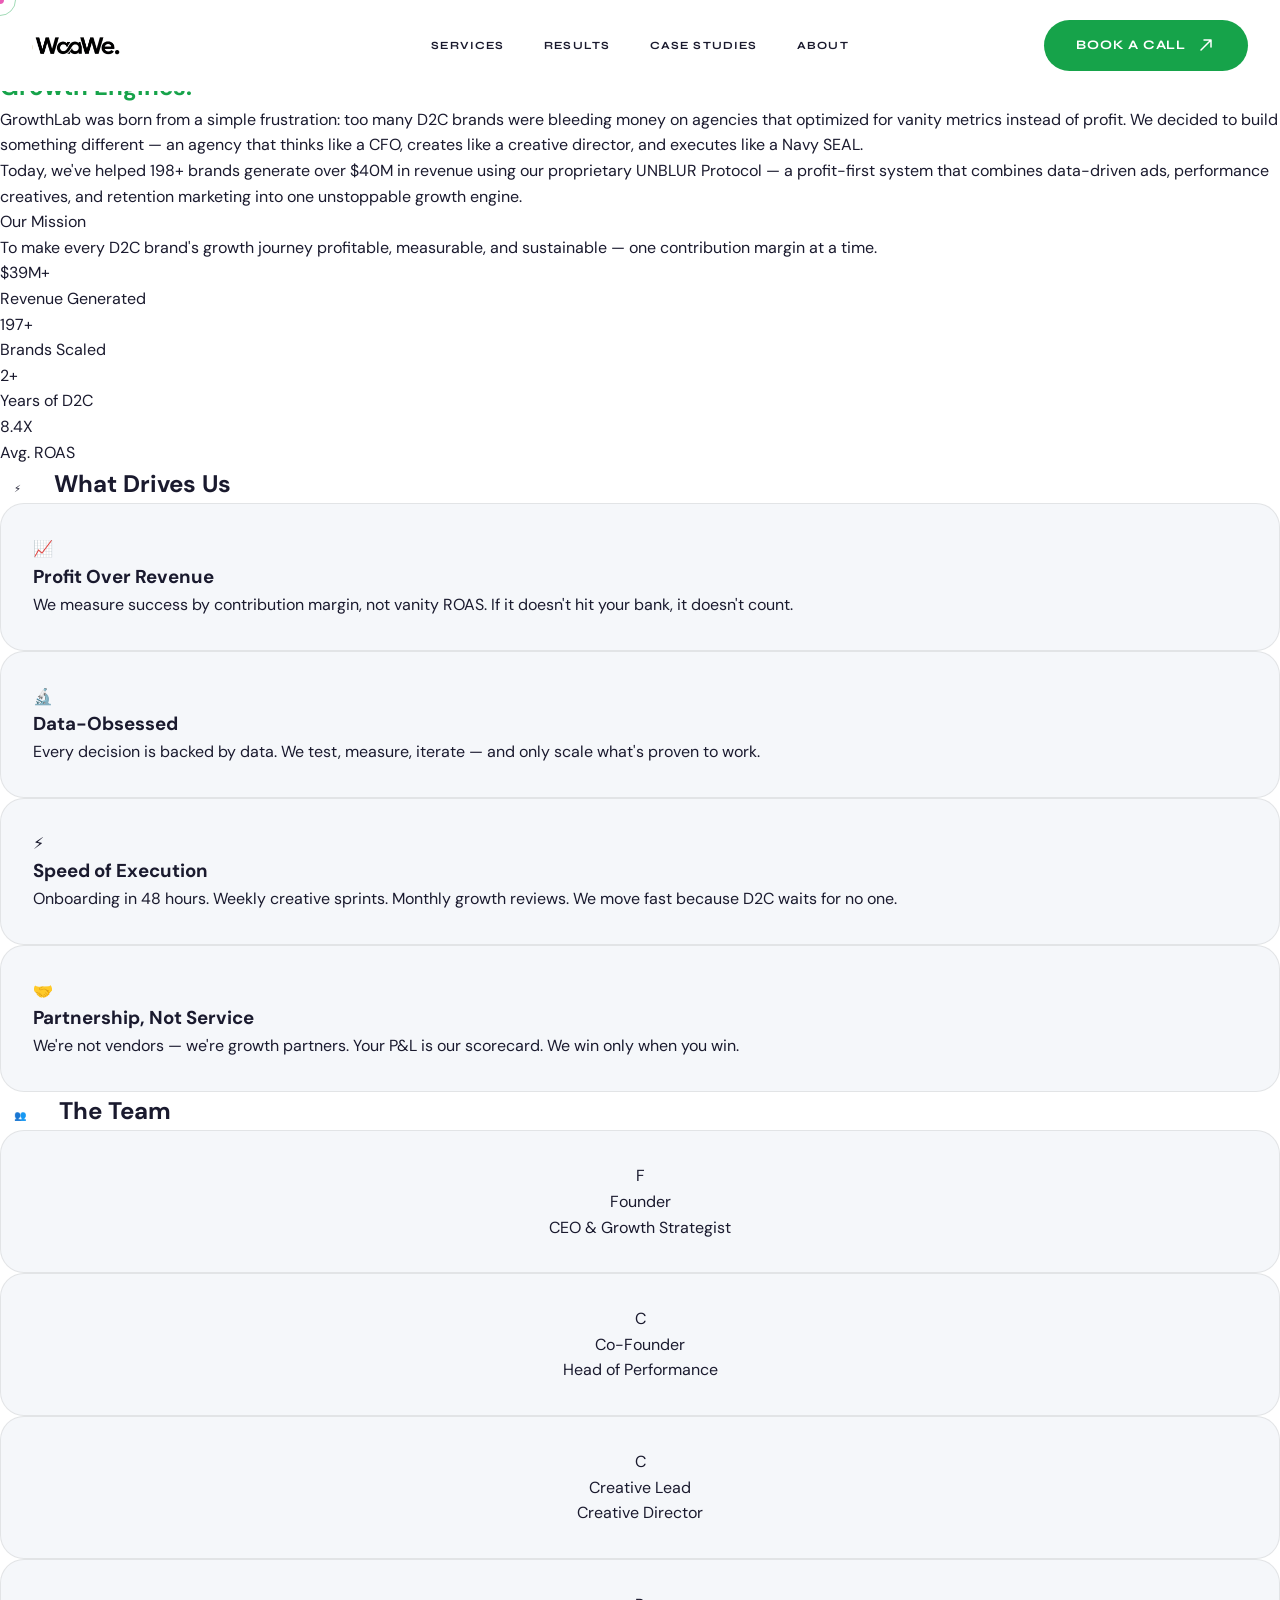
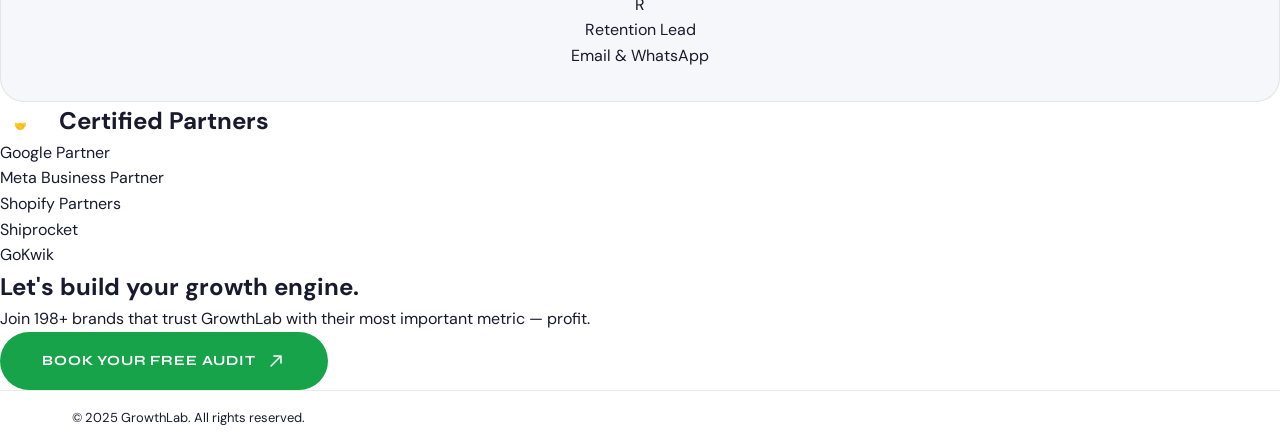
<file: about/index.html>
<!DOCTYPE html><html lang="en"><head><meta charset="utf-8"><meta name="viewport" content="width=device-width, initial-scale=1"><title>About Us | D2C Growth Agency</title><meta name="description" content="We build growth engines for D2C brands — profit-first, data-obsessed and fast. Meet the team and the UNBLUR Protocol."><meta name="theme-color" content="#ffffff"><meta property="og:type" content="website"><meta property="og:title" content="About Us | D2C Growth Agency"><meta property="og:description" content="We build growth engines for D2C brands — profit-first, data-obsessed and fast. Meet the team and the UNBLUR Protocol."><meta property="og:locale" content="en_IN"><meta name="twitter:card" content="summary"><!--seo--><link rel="icon" href="../assets/img/logo.png"><link rel="preconnect" href="https://fonts.googleapis.com"><link rel="preconnect" href="https://fonts.gstatic.com" crossorigin><link rel="stylesheet" href="https://fonts.googleapis.com/css2?family=Bebas+Neue&amp;family=Syne:wght@400;600;700;800&amp;family=DM+Sans:wght@300;400;500&amp;family=Fraunces:ital,wght@1,300;1,600&amp;display=swap" media="print" onload="this.media='all'"><noscript><link rel="stylesheet" href="https://fonts.googleapis.com/css2?family=Bebas+Neue&amp;family=Syne:wght@400;600;700;800&amp;family=DM+Sans:wght@300;400;500&amp;family=Fraunces:ital,wght@1,300;1,600&amp;display=swap"></noscript><link rel="stylesheet" href="../assets/css/styles.css?v=5dbad39e"><noscript><style>.sr{opacity:1!important;transform:none!important}</style></noscript></head><body><a class="skip-link" href="#main-content">Skip to content</a><div class="cursor" id="cursor"></div><div class="cursor-follower" id="cursorFollower"></div><header class="site-header" id="site-header"><a href=".././" class="nav-logo"> <img src="../assets/img/logo.png" alt="GROWTHLAB" class="nav-logo-img" > </a><nav class="nav-links" id="navLinks"><a href="../services/" class="nav-link" >Services</a> <a href="../results/" class="nav-link" >Results</a> <a href="../case-studies/" class="nav-link" >Case Studies</a> <a href="../about/" class="nav-link" >About</a></nav><div class="nav-right"><a href="../book-a-call/" class="btn btn-lime"> Book a Call <span class="arrow-icon"> <svg width="14" height="14" viewBox="0 0 14 14" fill="none"><path d="M2 12L12 2M12 2H5M12 2V9" stroke="currentColor" stroke-width="1.5" stroke-linecap="round" stroke-linejoin="round"/></svg> </span> </a> <button class="mobile-menu-toggle" id="mobileMenuToggle" aria-label="Toggle menu" aria-expanded="false"> <span class="hamburger-line"></span> <span class="hamburger-line"></span> <span class="hamburger-line"></span> </button></div></header><div class="mobile-menu" id="mobileMenu"><div class="mobile-menu-inner"><nav class="mobile-nav"><a href="../services/" class="mobile-nav-link" > <span class="mobile-nav-num">01</span> Services </a> <a href="../results/" class="mobile-nav-link" > <span class="mobile-nav-num">02</span> Results </a> <a href="../case-studies/" class="mobile-nav-link" > <span class="mobile-nav-num">03</span> Case Studies </a> <a href="../about/" class="mobile-nav-link" > <span class="mobile-nav-num">04</span> About </a></nav><div class="mobile-menu-cta"><a href="../book-a-call/" class="btn btn-lime btn-lg" style="width:100%;justify-content:center;"> Book a Call <span class="arrow-icon"> <svg width="14" height="14" viewBox="0 0 14 14" fill="none"><path d="M2 12L12 2M12 2H5M12 2V9" stroke="currentColor" stroke-width="1.5" stroke-linecap="round" stroke-linejoin="round"/></svg> </span> </a></div></div></div><main id="main-content"><section class="about-section"><div class="about-glow"></div><div class="about-hero sr"><span class="tag tag-lime">Our Story</span><h1 class="about-headline">We Build<br> <span class="lime-word">Growth Engines.</span></h1></div><div class="about-story sr sr-delay-1"><div class="about-story-left"><p class="about-body">GrowthLab was born from a simple frustration: too many D2C brands were bleeding money on agencies that optimized for vanity metrics instead of profit. We decided to build something different — an agency that thinks like a CFO, creates like a creative director, and executes like a Navy SEAL.</p><p class="about-body">Today, we've helped 198+ brands generate over $40M in revenue using our proprietary UNBLUR Protocol — a profit-first system that combines data-driven ads, performance creatives, and retention marketing into one unstoppable growth engine.</p></div><div class="about-story-right"><div class="about-mission-card"><div class="mission-label">Our Mission</div><p class="mission-text">To make every D2C brand's growth journey profitable, measurable, and sustainable — one contribution margin at a time.</p></div></div></div><div class="about-stats sr"><div class="about-stat" ><div class="about-stat-val" data-target="$40M+">0</div><div class="about-stat-label">Revenue Generated</div></div><div class="about-stat" ><div class="about-stat-val" data-target="198+">0</div><div class="about-stat-label">Brands Scaled</div></div><div class="about-stat" ><div class="about-stat-val" data-target="3+">0</div><div class="about-stat-label">Years of D2C</div></div><div class="about-stat" ><div class="about-stat-val" data-target="8.4X">0</div><div class="about-stat-label">Avg. ROAS</div></div></div><div class="about-values sr"><h2 class="about-section-title"><span class="tag tag-ghost" style="margin-right:12px;">⚡</span> What Drives Us</h2><div class="values-grid"><div class="value-card" ><div class="value-icon">📈</div><h3 class="value-title">Profit Over Revenue</h3><p class="value-desc">We measure success by contribution margin, not vanity ROAS. If it doesn't hit your bank, it doesn't count.</p></div><div class="value-card" ><div class="value-icon">🔬</div><h3 class="value-title">Data-Obsessed</h3><p class="value-desc">Every decision is backed by data. We test, measure, iterate — and only scale what's proven to work.</p></div><div class="value-card" ><div class="value-icon">⚡</div><h3 class="value-title">Speed of Execution</h3><p class="value-desc">Onboarding in 48 hours. Weekly creative sprints. Monthly growth reviews. We move fast because D2C waits for no one.</p></div><div class="value-card" ><div class="value-icon">🤝</div><h3 class="value-title">Partnership, Not Service</h3><p class="value-desc">We're not vendors — we're growth partners. Your P&amp;L is our scorecard. We win only when you win.</p></div></div></div><div class="about-team sr"><h2 class="about-section-title"><span class="tag tag-ghost" style="margin-right:12px;">👥</span> The Team</h2><div class="team-grid"><div class="team-card" ><div class="team-avatar"><span>F</span></div><div class="team-name">Founder</div><div class="team-role">CEO &amp; Growth Strategist</div></div><div class="team-card" ><div class="team-avatar"><span>C</span></div><div class="team-name">Co-Founder</div><div class="team-role">Head of Performance</div></div><div class="team-card" ><div class="team-avatar"><span>C</span></div><div class="team-name">Creative Lead</div><div class="team-role">Creative Director</div></div><div class="team-card" ><div class="team-avatar"><span>R</span></div><div class="team-name">Retention Lead</div><div class="team-role">Email &amp; WhatsApp</div></div></div></div><div class="about-partners sr"><h2 class="about-section-title"><span class="tag tag-ghost" style="margin-right:12px;">🤝</span> Certified Partners</h2><div class="about-partners-row"><div class="about-partner-badge" >Google Partner</div><div class="about-partner-badge" >Meta Business Partner</div><div class="about-partner-badge" >Shopify Partners</div><div class="about-partner-badge" >Shiprocket</div><div class="about-partner-badge" >GoKwik</div></div></div><div class="about-bottom sr"><h2 class="about-bottom-headline">Let's build your growth engine.</h2><p class="about-bottom-sub">Join 198+ brands that trust GrowthLab with their most important metric — profit.</p><a href="../book-a-call/" class="btn btn-lime btn-lg"> Book Your Free Audit <span class="arrow-icon"><svg width="14" height="14" viewBox="0 0 14 14" fill="none"><path d="M2 12L12 2M12 2H5M12 2V9" stroke="currentColor" stroke-width="1.5" stroke-linecap="round" stroke-linejoin="round"/></svg></span> </a></div></section></main><footer class="site-footer-bar"><div class="footer-bar-inner"><p class="footer-bar-copy">© 2025 GrowthLab. All rights reserved.</p><nav class="footer-bar-links" aria-label="Legal links"></nav></div></footer><script src="../assets/js/site-config.js?v=c818a804" defer></script> <script src="../assets/js/main.js?v=520e67da" defer></script></body></html>
</file>
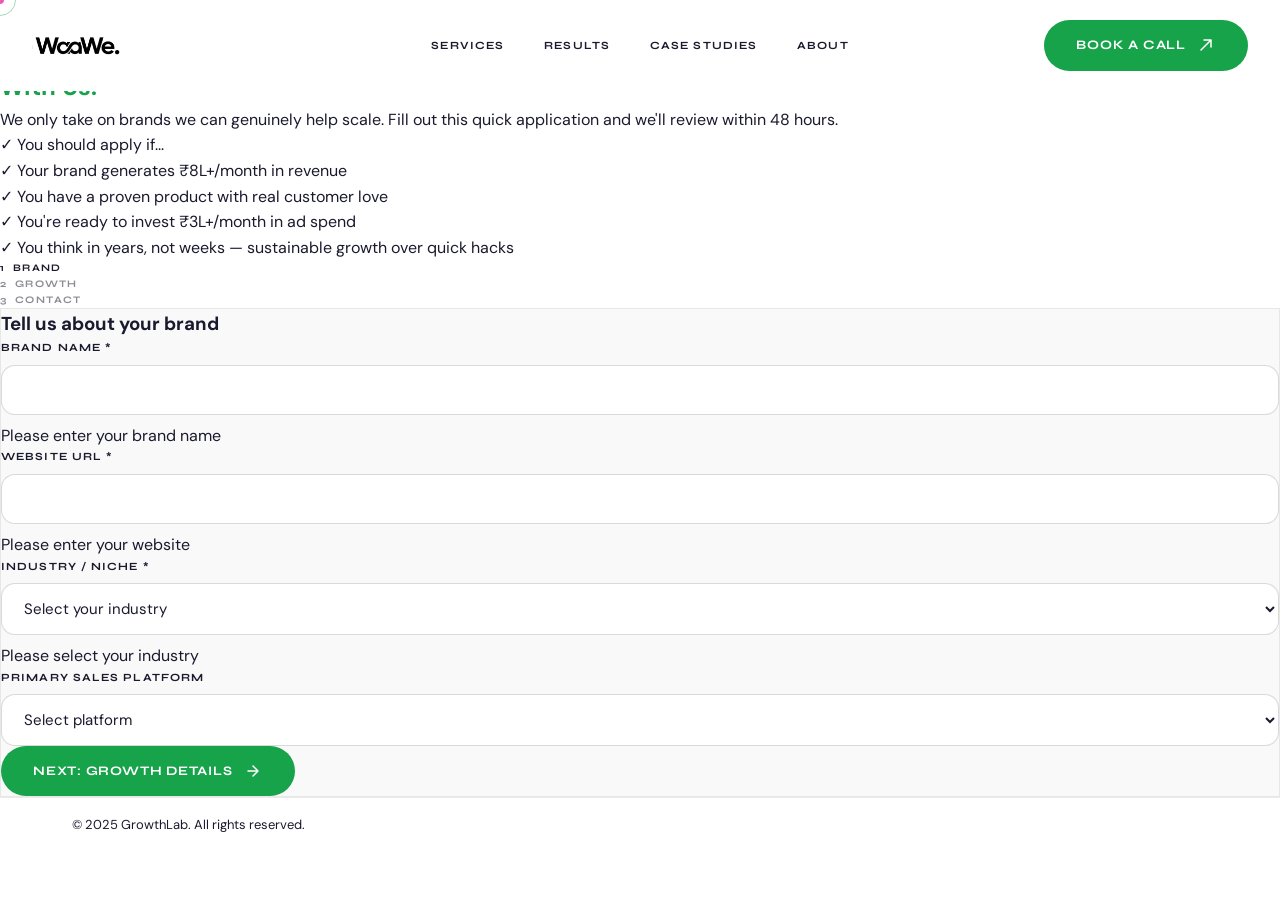
<file: apply/index.html>
<!DOCTYPE html><html lang="en"><head><meta charset="utf-8"><meta name="viewport" content="width=device-width, initial-scale=1"><title>Apply to Work With Us | D2C Growth Agency</title><meta name="description" content="Apply to work with us. We take on D2C brands doing ₹8L+/month that are ready to scale profitably."><meta name="theme-color" content="#ffffff"><meta property="og:type" content="website"><meta property="og:title" content="Apply to Work With Us | D2C Growth Agency"><meta property="og:description" content="Apply to work with us. We take on D2C brands doing ₹8L+/month that are ready to scale profitably."><meta property="og:locale" content="en_IN"><meta name="twitter:card" content="summary"><!--seo--><link rel="icon" href="../assets/img/logo.png"><link rel="preconnect" href="https://fonts.googleapis.com"><link rel="preconnect" href="https://fonts.gstatic.com" crossorigin><link rel="stylesheet" href="https://fonts.googleapis.com/css2?family=Bebas+Neue&amp;family=Syne:wght@400;600;700;800&amp;family=DM+Sans:wght@300;400;500&amp;family=Fraunces:ital,wght@1,300;1,600&amp;display=swap" media="print" onload="this.media='all'"><noscript><link rel="stylesheet" href="https://fonts.googleapis.com/css2?family=Bebas+Neue&amp;family=Syne:wght@400;600;700;800&amp;family=DM+Sans:wght@300;400;500&amp;family=Fraunces:ital,wght@1,300;1,600&amp;display=swap"></noscript><link rel="stylesheet" href="../assets/css/styles.css?v=5dbad39e"><noscript><style>.sr{opacity:1!important;transform:none!important}</style></noscript></head><body><a class="skip-link" href="#main-content">Skip to content</a><div class="cursor" id="cursor"></div><div class="cursor-follower" id="cursorFollower"></div><header class="site-header" id="site-header"><a href=".././" class="nav-logo"> <img src="../assets/img/logo.png" alt="GROWTHLAB" class="nav-logo-img" > </a><nav class="nav-links" id="navLinks"><a href="../services/" class="nav-link" >Services</a> <a href="../results/" class="nav-link" >Results</a> <a href="../case-studies/" class="nav-link" >Case Studies</a> <a href="../about/" class="nav-link" >About</a></nav><div class="nav-right"><a href="../book-a-call/" class="btn btn-lime"> Book a Call <span class="arrow-icon"> <svg width="14" height="14" viewBox="0 0 14 14" fill="none"><path d="M2 12L12 2M12 2H5M12 2V9" stroke="currentColor" stroke-width="1.5" stroke-linecap="round" stroke-linejoin="round"/></svg> </span> </a> <button class="mobile-menu-toggle" id="mobileMenuToggle" aria-label="Toggle menu" aria-expanded="false"> <span class="hamburger-line"></span> <span class="hamburger-line"></span> <span class="hamburger-line"></span> </button></div></header><div class="mobile-menu" id="mobileMenu"><div class="mobile-menu-inner"><nav class="mobile-nav"><a href="../services/" class="mobile-nav-link" > <span class="mobile-nav-num">01</span> Services </a> <a href="../results/" class="mobile-nav-link" > <span class="mobile-nav-num">02</span> Results </a> <a href="../case-studies/" class="mobile-nav-link" > <span class="mobile-nav-num">03</span> Case Studies </a> <a href="../about/" class="mobile-nav-link" > <span class="mobile-nav-num">04</span> About </a></nav><div class="mobile-menu-cta"><a href="../book-a-call/" class="btn btn-lime btn-lg" style="width:100%;justify-content:center;"> Book a Call <span class="arrow-icon"> <svg width="14" height="14" viewBox="0 0 14 14" fill="none"><path d="M2 12L12 2M12 2H5M12 2V9" stroke="currentColor" stroke-width="1.5" stroke-linecap="round" stroke-linejoin="round"/></svg> </span> </a></div></div></div><main id="main-content"><section class="apply-section" id="apply"><div class="apply-bg"></div><div class="apply-inner"><div class="apply-header sr"><span class="tag tag-lime">Apply Now</span><h1 class="apply-headline">Apply to Work<br> <span class="lime-word">With Us.</span></h1><p class="apply-sub">We only take on brands we can genuinely help scale. Fill out this quick application and we'll review within 48 hours.</p></div><div class="apply-criteria sr sr-delay-1"><div class="criteria-header"><span class="criteria-icon">✓</span> You should apply if...</div><div class="criteria-list"><div class="criteria-item" ><span class="criteria-check">✓</span> Your brand generates ₹8L+/month in revenue</div><div class="criteria-item" ><span class="criteria-check">✓</span> You have a proven product with real customer love</div><div class="criteria-item" ><span class="criteria-check">✓</span> You're ready to invest ₹3L+/month in ad spend</div><div class="criteria-item" ><span class="criteria-check">✓</span> You think in years, not weeks — sustainable growth over quick hacks</div></div></div><form id="applyForm" class="apply-form sr sr-delay-2" method="post" data-form novalidate><input type="text" name="_gotcha" class="hp" tabindex="-1" autocomplete="off" aria-hidden="true"> <input type="hidden" name="form_type" value="Application"><div class="apply-steps-track" id="applyStepsTrack"><div class="apply-step active" data-step="1"><span class="apply-step-num">1</span> <span>Brand</span></div><div class="apply-step-sep"></div><div class="apply-step" data-step="2"><span class="apply-step-num">2</span> <span>Growth</span></div><div class="apply-step-sep"></div><div class="apply-step" data-step="3"><span class="apply-step-num">3</span> <span>Contact</span></div></div><div class="apply-form-step apply-form-step-active" data-apply-step="1"><h3 class="step-title">Tell us about your brand</h3><div class="form-grid"><div class="form-group"><label for="ap-brand">Brand Name <span class="req">*</span></label> <input type="text" id="ap-brand" name="brand_name" placeholder="Your Brand" required><div class="field-error">Please enter your brand name</div></div><div class="form-group"><label for="ap-website">Website URL <span class="req">*</span></label> <input type="url" id="ap-website" name="website" placeholder="https://yourbrand.com" required><div class="field-error">Please enter your website</div></div><div class="form-group"><label for="ap-industry">Industry / Niche <span class="req">*</span></label><div class="select-wrap"><select id="ap-industry" name="industry" required> <option value="" disabled selected>Select your industry</option> <option value="Ethnic Wear">Ethnic Wear</option> <option value="Footwear">Footwear</option> <option value="Fitness & Supplements">Fitness & Supplements</option> <option value="Skincare & Beauty">Skincare & Beauty</option> <option value="Home & Decor">Home & Decor</option> <option value="Pet Care">Pet Care</option> <option value="Food & Nutrition">Food & Nutrition</option> <option value="Electronics">Electronics</option> <option value="Baby & Kids">Baby & Kids</option> <option value="Jewellery">Jewellery</option> <option value="Other">Other</option> </select></div><div class="field-error">Please select your industry</div></div><div class="form-group"><label for="ap-platform">Primary Sales Platform</label><div class="select-wrap"><select id="ap-platform" name="platform"> <option value="" disabled selected>Select platform</option> <option value="Shopify">Shopify</option> <option value="WooCommerce">WooCommerce</option> <option value="Custom Website">Custom Website</option> <option value="Amazon / Flipkart">Amazon / Flipkart</option> <option value="Other">Other</option> </select></div></div></div><div class="form-nav"><div></div><button type="button" class="btn btn-lime btn-next" data-goto="2"> Next: Growth Details <span class="arrow-icon"><svg width="14" height="14" viewBox="0 0 14 14" fill="none"><path d="M2 7H12M12 7L7 2M12 7L7 12" stroke="currentColor" stroke-width="1.5" stroke-linecap="round" stroke-linejoin="round"/></svg></span> </button></div></div><div class="apply-form-step" data-apply-step="2"><h3 class="step-title">Your growth goals</h3><div class="form-grid"><div class="form-group"><label for="ap-revenue">Current Monthly Revenue <span class="req">*</span></label><div class="select-wrap"><select id="ap-revenue" name="monthly_revenue" required> <option value="" disabled selected>Select range</option> <option value="Below ₹8L/month">Below ₹8L / month</option> <option value="₹8L – ₹15L/month">₹8L – ₹15L / month</option> <option value="₹15L – ₹30L/month">₹15L – ₹30L / month</option> <option value="₹30L – ₹50L/month">₹30L – ₹50L / month</option> <option value="₹50L – ₹1Cr/month">₹50L – ₹1Cr / month</option> <option value="Above ₹1Cr/month">Above ₹1Cr / month</option> </select></div><div class="field-error">Please select your revenue range</div></div><div class="form-group"><label for="ap-adspend">Monthly Ad Spend Budget <span class="req">*</span></label><div class="select-wrap"><select id="ap-adspend" name="ad_spend_budget" required> <option value="" disabled selected>Select budget</option> <option value="Below ₹3L/month">Below ₹3L / month</option> <option value="₹3L – ₹5L/month">₹3L – ₹5L / month</option> <option value="₹5L – ₹10L/month">₹5L – ₹10L / month</option> <option value="₹10L – ₹25L/month">₹10L – ₹25L / month</option> <option value="Above ₹25L/month">Above ₹25L / month</option> </select></div><div class="field-error">Please select your budget</div></div><div class="form-group form-group-full"><label for="ap-goal">Where do you want to be in 90 days? <span class="req">*</span></label> <textarea id="ap-goal" name="growth_goals" rows="3" placeholder="e.g. Scale from ₹15L to ₹50L/month, improve ROAS from 2X to 5X, launch retention marketing..." required></textarea><div class="field-error">Please describe your growth goals</div></div><div class="form-group form-group-full"><label for="ap-challenges">Biggest challenges right now?</label> <textarea id="ap-challenges" name="message" rows="3" placeholder="e.g. High CPA, creative fatigue, low repeat purchases, can't scale beyond ₹20L..."></textarea></div></div><div class="form-nav"><button type="button" class="btn btn-outline btn-prev" data-goto="1"> <svg width="14" height="14" viewBox="0 0 14 14" fill="none"><path d="M12 7H2M2 7L7 2M2 7L7 12" stroke="currentColor" stroke-width="1.5" stroke-linecap="round" stroke-linejoin="round"/></svg> Back </button> <button type="button" class="btn btn-lime btn-next" data-goto="3"> Final Step <span class="arrow-icon"><svg width="14" height="14" viewBox="0 0 14 14" fill="none"><path d="M2 7H12M12 7L7 2M12 7L7 12" stroke="currentColor" stroke-width="1.5" stroke-linecap="round" stroke-linejoin="round"/></svg></span> </button></div></div><div class="apply-form-step" data-apply-step="3"><h3 class="step-title">How to reach you</h3><div class="form-grid"><div class="form-group"><label for="ap-name">Your Name <span class="req">*</span></label> <input type="text" id="ap-name" name="name" placeholder="Full Name" required><div class="field-error">Please enter your name</div></div><div class="form-group"><label for="ap-email">Email <span class="req">*</span></label> <input type="email" id="ap-email" name="email" placeholder="you@brand.com" required><div class="field-error">Please enter a valid email</div></div><div class="form-group"><label for="ap-phone">WhatsApp / Phone <span class="req">*</span></label> <input type="tel" id="ap-phone" name="phone" placeholder="+91 98765 43210" required><div class="field-error">Please enter your phone number</div></div><div class="form-group"><label for="ap-hear">How did you find us?</label><div class="select-wrap"><select id="ap-hear" name="how_did_you_hear"> <option value="" disabled selected>Select</option> <option value="Instagram">Instagram</option> <option value="YouTube">YouTube</option> <option value="Google">Google</option> <option value="Referral">Referral</option> <option value="LinkedIn">LinkedIn</option> <option value="Other">Other</option> </select></div></div></div><div class="form-nav"><button type="button" class="btn btn-outline btn-prev" data-goto="2"> <svg width="14" height="14" viewBox="0 0 14 14" fill="none"><path d="M12 7H2M2 7L7 2M2 7L7 12" stroke="currentColor" stroke-width="1.5" stroke-linecap="round" stroke-linejoin="round"/></svg> Back </button> <button type="submit" class="btn btn-lime btn-lg" id="applySubmitBtn"> Submit Application <span class="arrow-icon"><svg width="14" height="14" viewBox="0 0 14 14" fill="none"><path d="M2 12L12 2M12 2H5M12 2V9" stroke="currentColor" stroke-width="1.5" stroke-linecap="round" stroke-linejoin="round"/></svg></span> </button></div></div><div class="form-success" id="applySuccessMsg" style="display:none;"><div class="success-icon">✓</div><h2 class="success-headline">Application Received.</h2><p class="success-sub">We'll review your brand within 24–48 hours. If we're a fit, you'll hear from us with a custom growth plan.</p><a href=".././" class="btn btn-outline" style="margin-top:32px;">Back to Home</a></div></form></div></section></main><footer class="site-footer-bar"><div class="footer-bar-inner"><p class="footer-bar-copy">© 2025 GrowthLab. All rights reserved.</p><nav class="footer-bar-links" aria-label="Legal links"></nav></div></footer><script src="../assets/js/site-config.js?v=c818a804" defer></script> <script src="../assets/js/main.js?v=520e67da" defer></script></body></html>
</file>
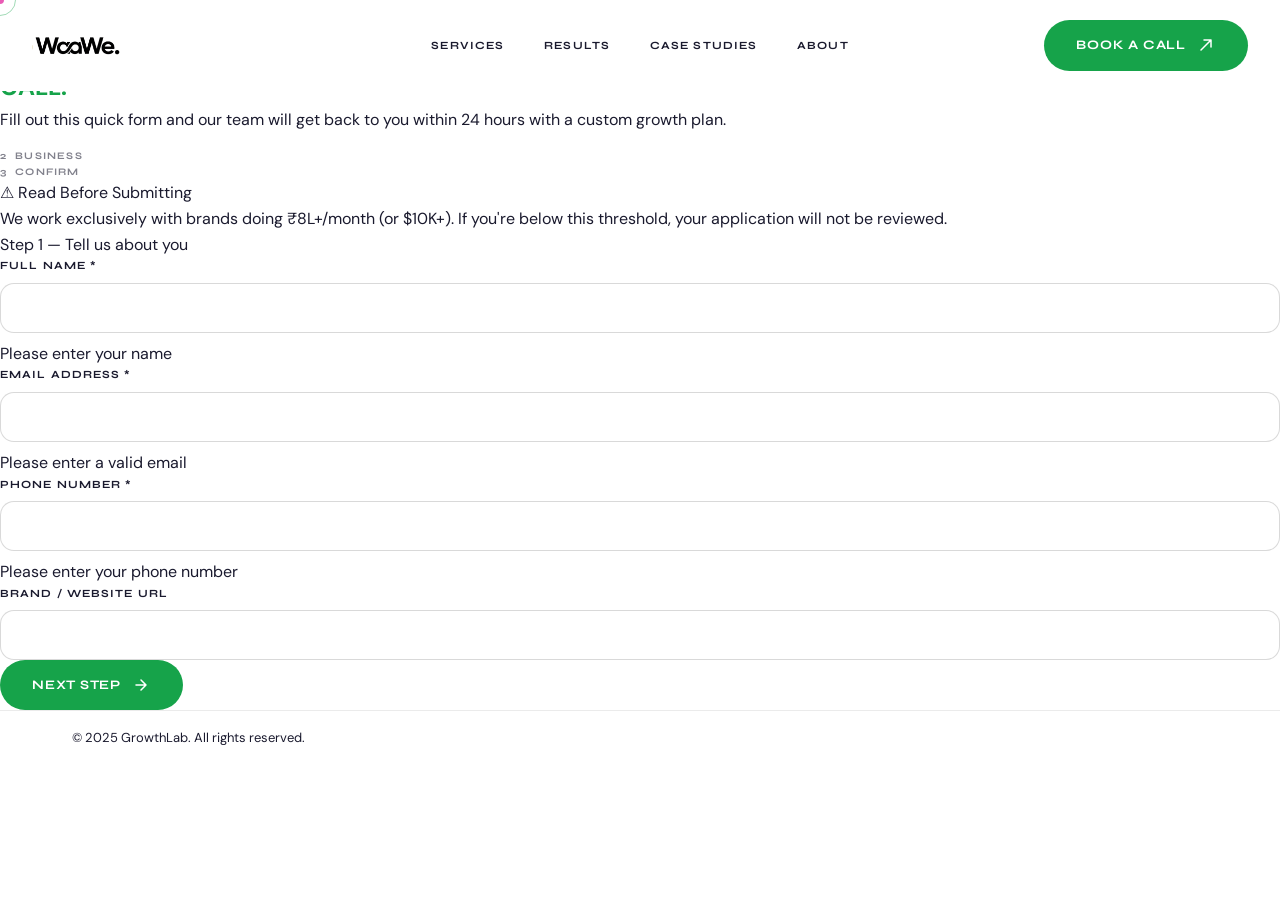
<file: book-a-call/index.html>
<!DOCTYPE html><html lang="en"><head><meta charset="utf-8"><meta name="viewport" content="width=device-width, initial-scale=1"><title>Book a Call | D2C Growth Agency</title><meta name="description" content="Book a free growth call. Tell us about your D2C brand and get a custom growth plan within 24 hours."><meta name="theme-color" content="#ffffff"><meta property="og:type" content="website"><meta property="og:title" content="Book a Call | D2C Growth Agency"><meta property="og:description" content="Book a free growth call. Tell us about your D2C brand and get a custom growth plan within 24 hours."><meta property="og:locale" content="en_IN"><meta name="twitter:card" content="summary"><!--seo--><link rel="icon" href="../assets/img/logo.png"><link rel="preconnect" href="https://fonts.googleapis.com"><link rel="preconnect" href="https://fonts.gstatic.com" crossorigin><link rel="stylesheet" href="https://fonts.googleapis.com/css2?family=Bebas+Neue&amp;family=Syne:wght@400;600;700;800&amp;family=DM+Sans:wght@300;400;500&amp;family=Fraunces:ital,wght@1,300;1,600&amp;display=swap" media="print" onload="this.media='all'"><noscript><link rel="stylesheet" href="https://fonts.googleapis.com/css2?family=Bebas+Neue&amp;family=Syne:wght@400;600;700;800&amp;family=DM+Sans:wght@300;400;500&amp;family=Fraunces:ital,wght@1,300;1,600&amp;display=swap"></noscript><link rel="stylesheet" href="../assets/css/styles.css?v=5dbad39e"><noscript><style>.sr{opacity:1!important;transform:none!important}</style></noscript></head><body><a class="skip-link" href="#main-content">Skip to content</a><div class="cursor" id="cursor"></div><div class="cursor-follower" id="cursorFollower"></div><header class="site-header" id="site-header"><a href=".././" class="nav-logo"> <img src="../assets/img/logo.png" alt="GROWTHLAB" class="nav-logo-img" > </a><nav class="nav-links" id="navLinks"><a href="../services/" class="nav-link" >Services</a> <a href="../results/" class="nav-link" >Results</a> <a href="../case-studies/" class="nav-link" >Case Studies</a> <a href="../about/" class="nav-link" >About</a></nav><div class="nav-right"><a href="../book-a-call/" class="btn btn-lime"> Book a Call <span class="arrow-icon"> <svg width="14" height="14" viewBox="0 0 14 14" fill="none"><path d="M2 12L12 2M12 2H5M12 2V9" stroke="currentColor" stroke-width="1.5" stroke-linecap="round" stroke-linejoin="round"/></svg> </span> </a> <button class="mobile-menu-toggle" id="mobileMenuToggle" aria-label="Toggle menu" aria-expanded="false"> <span class="hamburger-line"></span> <span class="hamburger-line"></span> <span class="hamburger-line"></span> </button></div></header><div class="mobile-menu" id="mobileMenu"><div class="mobile-menu-inner"><nav class="mobile-nav"><a href="../services/" class="mobile-nav-link" > <span class="mobile-nav-num">01</span> Services </a> <a href="../results/" class="mobile-nav-link" > <span class="mobile-nav-num">02</span> Results </a> <a href="../case-studies/" class="mobile-nav-link" > <span class="mobile-nav-num">03</span> Case Studies </a> <a href="../about/" class="mobile-nav-link" > <span class="mobile-nav-num">04</span> About </a></nav><div class="mobile-menu-cta"><a href="../book-a-call/" class="btn btn-lime btn-lg" style="width:100%;justify-content:center;"> Book a Call <span class="arrow-icon"> <svg width="14" height="14" viewBox="0 0 14 14" fill="none"><path d="M2 12L12 2M12 2H5M12 2V9" stroke="currentColor" stroke-width="1.5" stroke-linecap="round" stroke-linejoin="round"/></svg> </span> </a></div></div></div><main id="main-content"><section class="book-call-section" id="book-a-call"><div class="book-call-bg"></div><div class="book-call-glow"></div><div class="book-call-inner"><div class="book-call-header sr"><span class="tag tag-lime">Let's Talk Growth</span><h1 class="book-call-headline">Book Your<br> <span class="lime-word">CALL.</span></h1><p class="book-call-sub">Fill out this quick form and our team will get back to you within 24 hours with a custom growth plan.</p></div><div class="form-steps-track sr sr-delay-1" id="stepsTrack"><div class="fstep active" data-step="1"><span class="fstep-num">1</span> <span>Your Info</span></div><div class="fstep-sep"></div><div class="fstep" data-step="2"><span class="fstep-num">2</span> <span>Business</span></div><div class="fstep-sep"></div><div class="fstep" data-step="3"><span class="fstep-num">3</span> <span>Confirm</span></div></div><div class="book-call-disclaimer sr sr-delay-2" id="disclaimerBox"><div class="disc-label">⚠ Read Before Submitting</div>We work exclusively with brands doing ₹8L+/month (or $10K+). If you're below this threshold, your application will not be reviewed.</div><form id="bookCallForm" class="book-call-form sr sr-delay-2" method="post" data-form novalidate><input type="text" name="_gotcha" class="hp" tabindex="-1" autocomplete="off" aria-hidden="true"><div class="form-step form-step-active" data-form-step="1"><div class="step-title">Step 1 — Tell us about you</div><div class="form-grid"><div class="form-group"><label for="bc-name">Full Name <span class="req">*</span></label> <input type="text" id="bc-name" name="name" placeholder="John Doe" required><div class="field-error">Please enter your name</div></div><div class="form-group"><label for="bc-email">Email Address <span class="req">*</span></label> <input type="email" id="bc-email" name="email" placeholder="john@brand.com" required><div class="field-error">Please enter a valid email</div></div><div class="form-group"><label for="bc-phone">Phone Number <span class="req">*</span></label> <input type="tel" id="bc-phone" name="phone" placeholder="+91 98765 43210" required><div class="field-error">Please enter your phone number</div></div><div class="form-group"><label for="bc-website">Brand / Website URL</label> <input type="url" id="bc-website" name="website" placeholder="https://yourbrand.com"></div></div><div class="form-nav"><div></div><button type="button" class="btn btn-lime btn-next" data-goto="2"> Next Step <span class="arrow-icon"><svg width="14" height="14" viewBox="0 0 14 14" fill="none"><path d="M2 7H12M12 7L7 2M12 7L7 12" stroke="currentColor" stroke-width="1.5" stroke-linecap="round" stroke-linejoin="round"/></svg></span> </button></div></div><div class="form-step" data-form-step="2"><div class="step-title">Step 2 — Business details</div><div class="form-grid"><div class="form-group"><label for="bc-revenue">Monthly Revenue <span class="req">*</span></label><div class="select-wrap"><select id="bc-revenue" name="monthly_revenue" required> <option value="" disabled selected>Select your range</option> <option value="Below ₹5L/month">Below ₹5L / month</option> <option value="₹5L – ₹10L/month">₹5L – ₹10L / month</option> <option value="₹10L – ₹25L/month">₹10L – ₹25L / month</option> <option value="₹25L – ₹50L/month">₹25L – ₹50L / month</option> <option value="₹50L – ₹1Cr/month">₹50L – ₹1Cr / month</option> <option value="Above ₹1Cr/month">Above ₹1Cr / month</option> </select></div><div class="field-error">Please select your revenue range</div></div><div class="form-group"><label for="bc-adspend">Monthly Ad Spend Budget <span class="req">*</span></label><div class="select-wrap"><select id="bc-adspend" name="ad_spend_budget" required> <option value="" disabled selected>Select your budget</option> <option value="Below ₹1L/month">Below ₹1L / month</option> <option value="₹1L – ₹3L/month">₹1L – ₹3L / month</option> <option value="₹3L – ₹5L/month">₹3L – ₹5L / month</option> <option value="₹5L – ₹10L/month">₹5L – ₹10L / month</option> <option value="₹10L – ₹25L/month">₹10L – ₹25L / month</option> <option value="Above ₹25L/month">Above ₹25L / month</option> </select></div><div class="field-error">Please select your ad budget</div></div><div class="form-group form-group-full"><label for="bc-industry">Industry / Niche</label> <input type="text" id="bc-industry" name="industry" placeholder="e.g. Ethnic Wear, Skincare, Supplements..."></div><div class="form-group form-group-full"><label for="bc-goals">What are your growth goals?</label> <textarea id="bc-goals" name="growth_goals" rows="3" placeholder="e.g. Scale from ₹10L to ₹50L/month, reduce CPA by 30%, launch on Meta ads..."></textarea></div></div><div class="form-nav"><button type="button" class="btn btn-outline btn-prev" data-goto="1"> <svg width="14" height="14" viewBox="0 0 14 14" fill="none"><path d="M12 7H2M2 7L7 2M2 7L7 12" stroke="currentColor" stroke-width="1.5" stroke-linecap="round" stroke-linejoin="round"/></svg> Back </button> <button type="button" class="btn btn-lime btn-next" data-goto="3"> Final Step <span class="arrow-icon"><svg width="14" height="14" viewBox="0 0 14 14" fill="none"><path d="M2 7H12M12 7L7 2M12 7L7 12" stroke="currentColor" stroke-width="1.5" stroke-linecap="round" stroke-linejoin="round"/></svg></span> </button></div></div><div class="form-step" data-form-step="3"><div class="step-title">Step 3 — Confirm & submit</div><div class="form-grid"><div class="form-group form-group-full"><label for="bc-message">Anything else we should know?</label> <textarea id="bc-message" name="message" rows="4" placeholder="Current challenges, specific requirements, or any context about your brand..."></textarea></div><div class="form-group form-group-full"><label for="bc-hear">How did you hear about us?</label><div class="select-wrap"><select id="bc-hear" name="how_did_you_hear"> <option value="" disabled selected>Select an option</option> <option value="Instagram">Instagram</option> <option value="YouTube">YouTube</option> <option value="Google Search">Google Search</option> <option value="Referral">Referral from someone</option> <option value="LinkedIn">LinkedIn</option> <option value="Other">Other</option> </select></div></div></div><div class="form-confirm-box"><div class="confirm-check"><input type="checkbox" id="bc-agree" required> <label for="bc-agree">I confirm my brand generates at least ₹8L/month in revenue and I'm ready to invest in growth.</label></div></div><div class="form-nav"><button type="button" class="btn btn-outline btn-prev" data-goto="2"> <svg width="14" height="14" viewBox="0 0 14 14" fill="none"><path d="M12 7H2M2 7L7 2M2 7L7 12" stroke="currentColor" stroke-width="1.5" stroke-linecap="round" stroke-linejoin="round"/></svg> Back </button> <button type="submit" class="btn btn-lime btn-lg" id="submitBtn"> Submit Application <span class="arrow-icon"><svg width="14" height="14" viewBox="0 0 14 14" fill="none"><path d="M2 12L12 2M12 2H5M12 2V9" stroke="currentColor" stroke-width="1.5" stroke-linecap="round" stroke-linejoin="round"/></svg></span> </button></div></div><div class="form-success" id="formSuccessMsg" style="display:none;"><div class="success-icon">✓</div><h2 class="success-headline">You're In.</h2><p class="success-sub">We'll review your application and reach out within 24 hours. Keep an eye on your inbox.</p><a href=".././" class="btn btn-outline" style="margin-top:32px;">Back to Home</a></div></form></div></section></main><footer class="site-footer-bar"><div class="footer-bar-inner"><p class="footer-bar-copy">© 2025 GrowthLab. All rights reserved.</p><nav class="footer-bar-links" aria-label="Legal links"></nav></div></footer><script src="../assets/js/site-config.js?v=c818a804" defer></script> <script src="../assets/js/main.js?v=520e67da" defer></script></body></html>
</file>
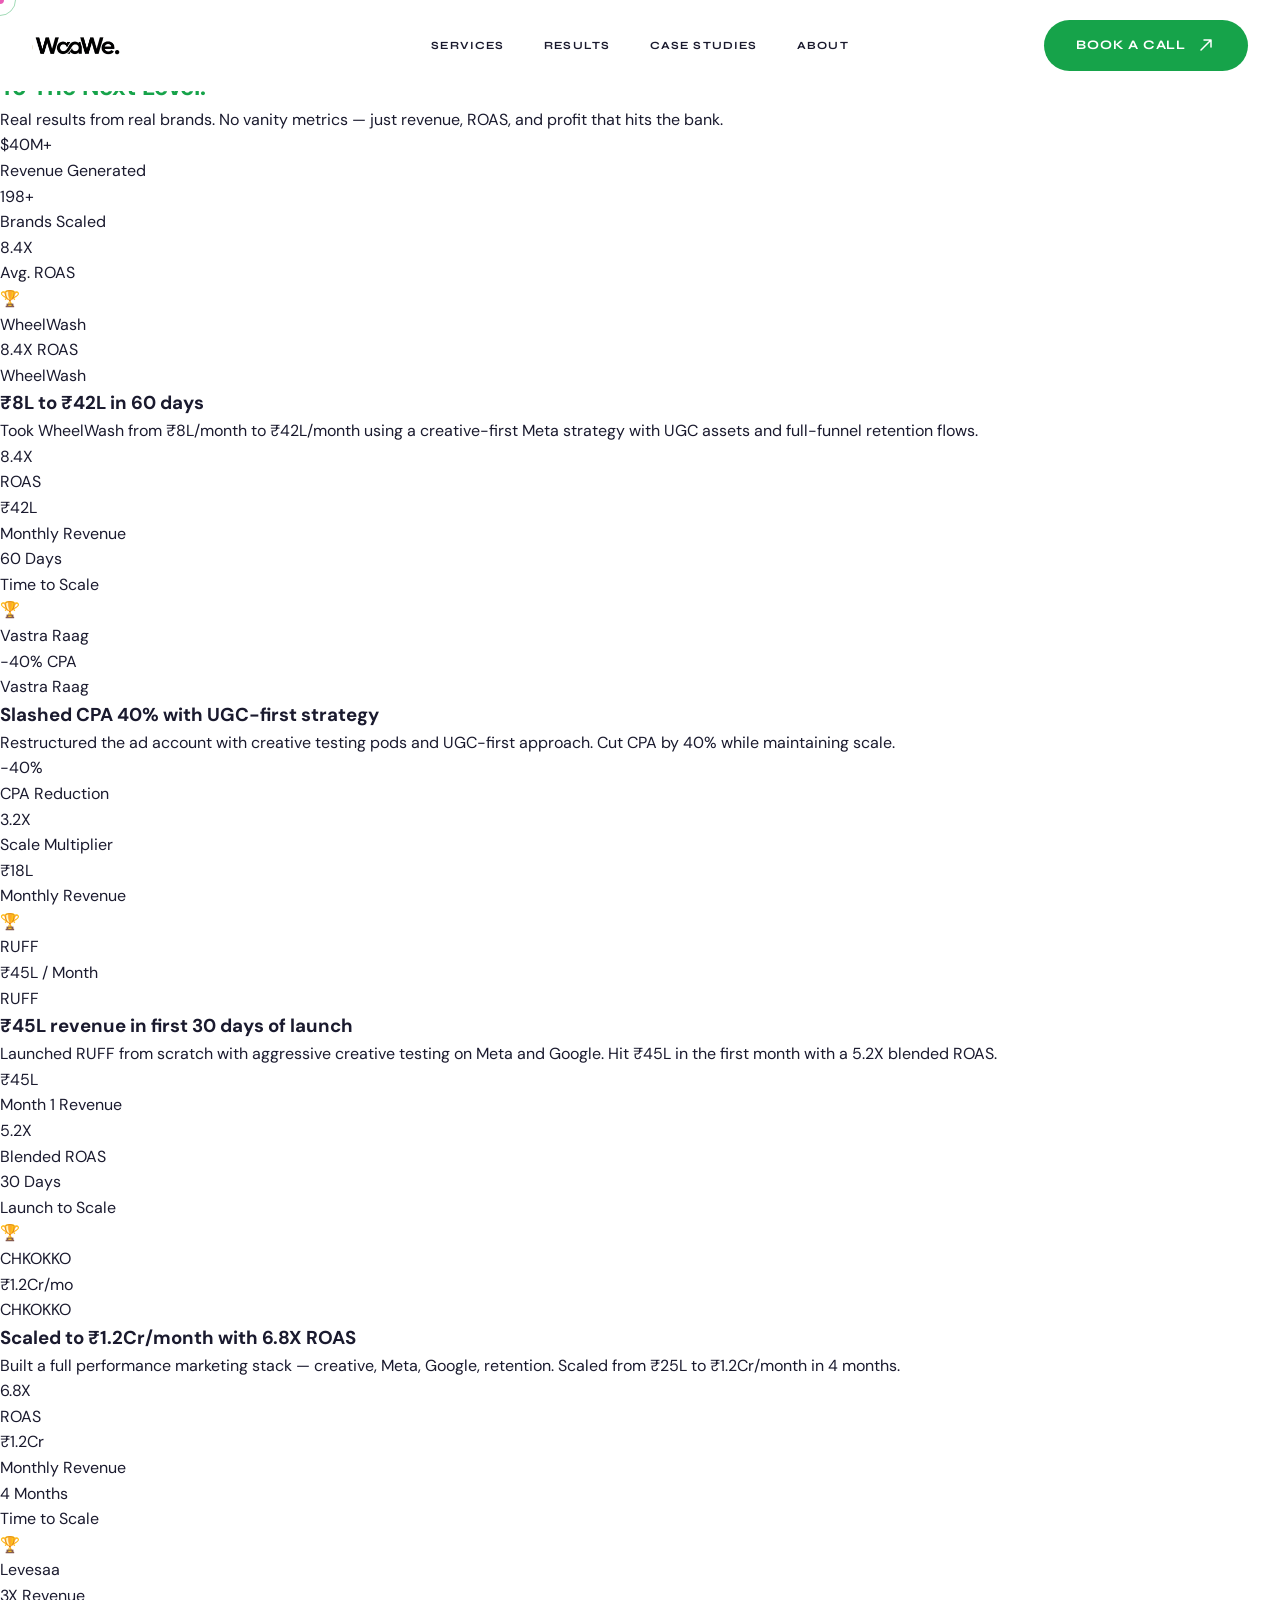
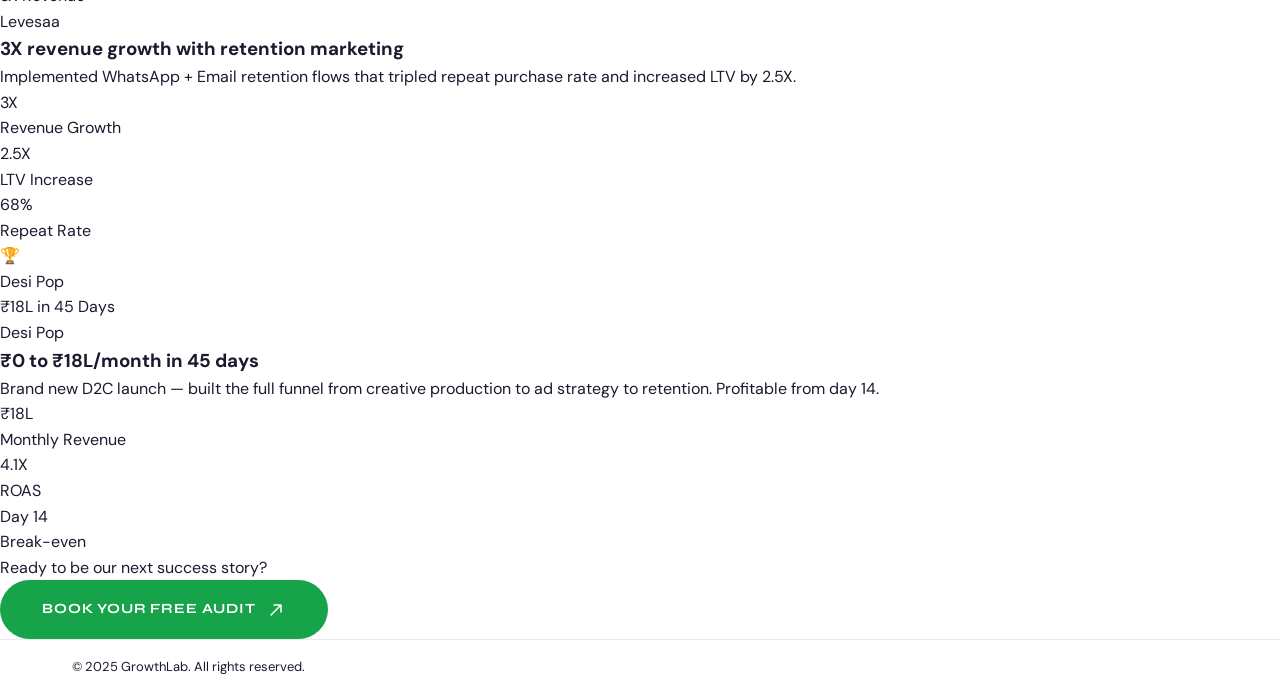
<file: case-studies/index.html>
<!DOCTYPE html><html lang="en"><head><meta charset="utf-8"><meta name="viewport" content="width=device-width, initial-scale=1"><title>Case Studies | D2C Growth Agency</title><meta name="description" content="How we took D2C brands to the next level — revenue, ROAS and CPA results from real campaigns."><meta name="theme-color" content="#ffffff"><meta property="og:type" content="website"><meta property="og:title" content="Case Studies | D2C Growth Agency"><meta property="og:description" content="How we took D2C brands to the next level — revenue, ROAS and CPA results from real campaigns."><meta property="og:locale" content="en_IN"><meta name="twitter:card" content="summary"><!--seo--><link rel="icon" href="../assets/img/logo.png"><link rel="preconnect" href="https://fonts.googleapis.com"><link rel="preconnect" href="https://fonts.gstatic.com" crossorigin><link rel="stylesheet" href="https://fonts.googleapis.com/css2?family=Bebas+Neue&amp;family=Syne:wght@400;600;700;800&amp;family=DM+Sans:wght@300;400;500&amp;family=Fraunces:ital,wght@1,300;1,600&amp;display=swap" media="print" onload="this.media='all'"><noscript><link rel="stylesheet" href="https://fonts.googleapis.com/css2?family=Bebas+Neue&amp;family=Syne:wght@400;600;700;800&amp;family=DM+Sans:wght@300;400;500&amp;family=Fraunces:ital,wght@1,300;1,600&amp;display=swap"></noscript><link rel="stylesheet" href="../assets/css/styles.css?v=5dbad39e"><noscript><style>.sr{opacity:1!important;transform:none!important}</style></noscript></head><body><a class="skip-link" href="#main-content">Skip to content</a><div class="cursor" id="cursor"></div><div class="cursor-follower" id="cursorFollower"></div><header class="site-header" id="site-header"><a href=".././" class="nav-logo"> <img src="../assets/img/logo.png" alt="GROWTHLAB" class="nav-logo-img" > </a><nav class="nav-links" id="navLinks"><a href="../services/" class="nav-link" >Services</a> <a href="../results/" class="nav-link" >Results</a> <a href="../case-studies/" class="nav-link" >Case Studies</a> <a href="../about/" class="nav-link" >About</a></nav><div class="nav-right"><a href="../book-a-call/" class="btn btn-lime"> Book a Call <span class="arrow-icon"> <svg width="14" height="14" viewBox="0 0 14 14" fill="none"><path d="M2 12L12 2M12 2H5M12 2V9" stroke="currentColor" stroke-width="1.5" stroke-linecap="round" stroke-linejoin="round"/></svg> </span> </a> <button class="mobile-menu-toggle" id="mobileMenuToggle" aria-label="Toggle menu" aria-expanded="false"> <span class="hamburger-line"></span> <span class="hamburger-line"></span> <span class="hamburger-line"></span> </button></div></header><div class="mobile-menu" id="mobileMenu"><div class="mobile-menu-inner"><nav class="mobile-nav"><a href="../services/" class="mobile-nav-link" > <span class="mobile-nav-num">01</span> Services </a> <a href="../results/" class="mobile-nav-link" > <span class="mobile-nav-num">02</span> Results </a> <a href="../case-studies/" class="mobile-nav-link" > <span class="mobile-nav-num">03</span> Case Studies </a> <a href="../about/" class="mobile-nav-link" > <span class="mobile-nav-num">04</span> About </a></nav><div class="mobile-menu-cta"><a href="../book-a-call/" class="btn btn-lime btn-lg" style="width:100%;justify-content:center;"> Book a Call <span class="arrow-icon"> <svg width="14" height="14" viewBox="0 0 14 14" fill="none"><path d="M2 12L12 2M12 2H5M12 2V9" stroke="currentColor" stroke-width="1.5" stroke-linecap="round" stroke-linejoin="round"/></svg> </span> </a></div></div></div><main id="main-content"><section class="cs-full-section"><div class="cs-full-glow"></div><div class="cs-full-hero sr"><span class="tag tag-lime">Growth Stories</span><h1 class="cs-full-headline">Brands We've Taken<br> <span class="lime-word">To The Next Level.</span></h1><p class="cs-full-sub">Real results from real brands. No vanity metrics — just revenue, ROAS, and profit that hits the bank.</p></div><div class="cs-stats-bar sr sr-delay-1"><div class="cs-stat-item" ><div class="cs-stat-val">$40M+</div><div class="cs-stat-label">Revenue Generated</div></div><div class="cs-stat-item" ><div class="cs-stat-val">198+</div><div class="cs-stat-label">Brands Scaled</div></div><div class="cs-stat-item" ><div class="cs-stat-val">8.4X</div><div class="cs-stat-label">Avg. ROAS</div></div></div><div class="cs-full-grid"><div class="cs-full-card sr sr-delay-0" ><div class="cs-full-card-image"><div class="cs-full-card-placeholder"><span>🏆</span><div>WheelWash</div></div><div class="cs-full-card-overlay"><span class="cs-overlay-stat">8.4X ROAS</span></div></div><div class="cs-full-card-body"><div class="cs-full-brand">WheelWash</div><h3 class="cs-full-title">₹8L to ₹42L in 60 days</h3><p class="cs-full-desc">Took WheelWash from ₹8L/month to ₹42L/month using a creative-first Meta strategy with UGC assets and full-funnel retention flows.</p><div class="cs-full-metrics"><div class="cs-metric"><div class="cs-metric-val">8.4X</div><div class="cs-metric-label">ROAS</div></div><div class="cs-metric"><div class="cs-metric-val">₹42L</div><div class="cs-metric-label">Monthly Revenue</div></div><div class="cs-metric"><div class="cs-metric-val">60 Days</div><div class="cs-metric-label">Time to Scale</div></div></div></div></div><div class="cs-full-card sr sr-delay-1" ><div class="cs-full-card-image"><div class="cs-full-card-placeholder"><span>🏆</span><div>Vastra Raag</div></div><div class="cs-full-card-overlay"><span class="cs-overlay-stat">−40% CPA</span></div></div><div class="cs-full-card-body"><div class="cs-full-brand">Vastra Raag</div><h3 class="cs-full-title">Slashed CPA 40% with UGC-first strategy</h3><p class="cs-full-desc">Restructured the ad account with creative testing pods and UGC-first approach. Cut CPA by 40% while maintaining scale.</p><div class="cs-full-metrics"><div class="cs-metric"><div class="cs-metric-val">−40%</div><div class="cs-metric-label">CPA Reduction</div></div><div class="cs-metric"><div class="cs-metric-val">3.2X</div><div class="cs-metric-label">Scale Multiplier</div></div><div class="cs-metric"><div class="cs-metric-val">₹18L</div><div class="cs-metric-label">Monthly Revenue</div></div></div></div></div><div class="cs-full-card sr sr-delay-2" ><div class="cs-full-card-image"><div class="cs-full-card-placeholder"><span>🏆</span><div>RUFF</div></div><div class="cs-full-card-overlay"><span class="cs-overlay-stat">₹45L / Month</span></div></div><div class="cs-full-card-body"><div class="cs-full-brand">RUFF</div><h3 class="cs-full-title">₹45L revenue in first 30 days of launch</h3><p class="cs-full-desc">Launched RUFF from scratch with aggressive creative testing on Meta and Google. Hit ₹45L in the first month with a 5.2X blended ROAS.</p><div class="cs-full-metrics"><div class="cs-metric"><div class="cs-metric-val">₹45L</div><div class="cs-metric-label">Month 1 Revenue</div></div><div class="cs-metric"><div class="cs-metric-val">5.2X</div><div class="cs-metric-label">Blended ROAS</div></div><div class="cs-metric"><div class="cs-metric-val">30 Days</div><div class="cs-metric-label">Launch to Scale</div></div></div></div></div><div class="cs-full-card sr sr-delay-3" ><div class="cs-full-card-image"><div class="cs-full-card-placeholder"><span>🏆</span><div>CHKOKKO</div></div><div class="cs-full-card-overlay"><span class="cs-overlay-stat">₹1.2Cr/mo</span></div></div><div class="cs-full-card-body"><div class="cs-full-brand">CHKOKKO</div><h3 class="cs-full-title">Scaled to ₹1.2Cr/month with 6.8X ROAS</h3><p class="cs-full-desc">Built a full performance marketing stack — creative, Meta, Google, retention. Scaled from ₹25L to ₹1.2Cr/month in 4 months.</p><div class="cs-full-metrics"><div class="cs-metric"><div class="cs-metric-val">6.8X</div><div class="cs-metric-label">ROAS</div></div><div class="cs-metric"><div class="cs-metric-val">₹1.2Cr</div><div class="cs-metric-label">Monthly Revenue</div></div><div class="cs-metric"><div class="cs-metric-val">4 Months</div><div class="cs-metric-label">Time to Scale</div></div></div></div></div><div class="cs-full-card sr sr-delay-0" ><div class="cs-full-card-image"><div class="cs-full-card-placeholder"><span>🏆</span><div>Levesaa</div></div><div class="cs-full-card-overlay"><span class="cs-overlay-stat">3X Revenue</span></div></div><div class="cs-full-card-body"><div class="cs-full-brand">Levesaa</div><h3 class="cs-full-title">3X revenue growth with retention marketing</h3><p class="cs-full-desc">Implemented WhatsApp + Email retention flows that tripled repeat purchase rate and increased LTV by 2.5X.</p><div class="cs-full-metrics"><div class="cs-metric"><div class="cs-metric-val">3X</div><div class="cs-metric-label">Revenue Growth</div></div><div class="cs-metric"><div class="cs-metric-val">2.5X</div><div class="cs-metric-label">LTV Increase</div></div><div class="cs-metric"><div class="cs-metric-val">68%</div><div class="cs-metric-label">Repeat Rate</div></div></div></div></div><div class="cs-full-card sr sr-delay-1" ><div class="cs-full-card-image"><div class="cs-full-card-placeholder"><span>🏆</span><div>Desi Pop</div></div><div class="cs-full-card-overlay"><span class="cs-overlay-stat">₹18L in 45 Days</span></div></div><div class="cs-full-card-body"><div class="cs-full-brand">Desi Pop</div><h3 class="cs-full-title">₹0 to ₹18L/month in 45 days</h3><p class="cs-full-desc">Brand new D2C launch — built the full funnel from creative production to ad strategy to retention. Profitable from day 14.</p><div class="cs-full-metrics"><div class="cs-metric"><div class="cs-metric-val">₹18L</div><div class="cs-metric-label">Monthly Revenue</div></div><div class="cs-metric"><div class="cs-metric-val">4.1X</div><div class="cs-metric-label">ROAS</div></div><div class="cs-metric"><div class="cs-metric-val">Day 14</div><div class="cs-metric-label">Break-even</div></div></div></div></div></div><div class="cs-full-bottom sr"><p class="cs-bottom-text">Ready to be our next success story?</p><a href="../book-a-call/" class="btn btn-lime btn-lg"> Book Your Free Audit <span class="arrow-icon"><svg width="14" height="14" viewBox="0 0 14 14" fill="none"><path d="M2 12L12 2M12 2H5M12 2V9" stroke="currentColor" stroke-width="1.5" stroke-linecap="round" stroke-linejoin="round"/></svg></span> </a></div></section></main><footer class="site-footer-bar"><div class="footer-bar-inner"><p class="footer-bar-copy">© 2025 GrowthLab. All rights reserved.</p><nav class="footer-bar-links" aria-label="Legal links"></nav></div></footer><script src="../assets/js/site-config.js?v=c818a804" defer></script> <script src="../assets/js/main.js?v=520e67da" defer></script></body></html>
</file>
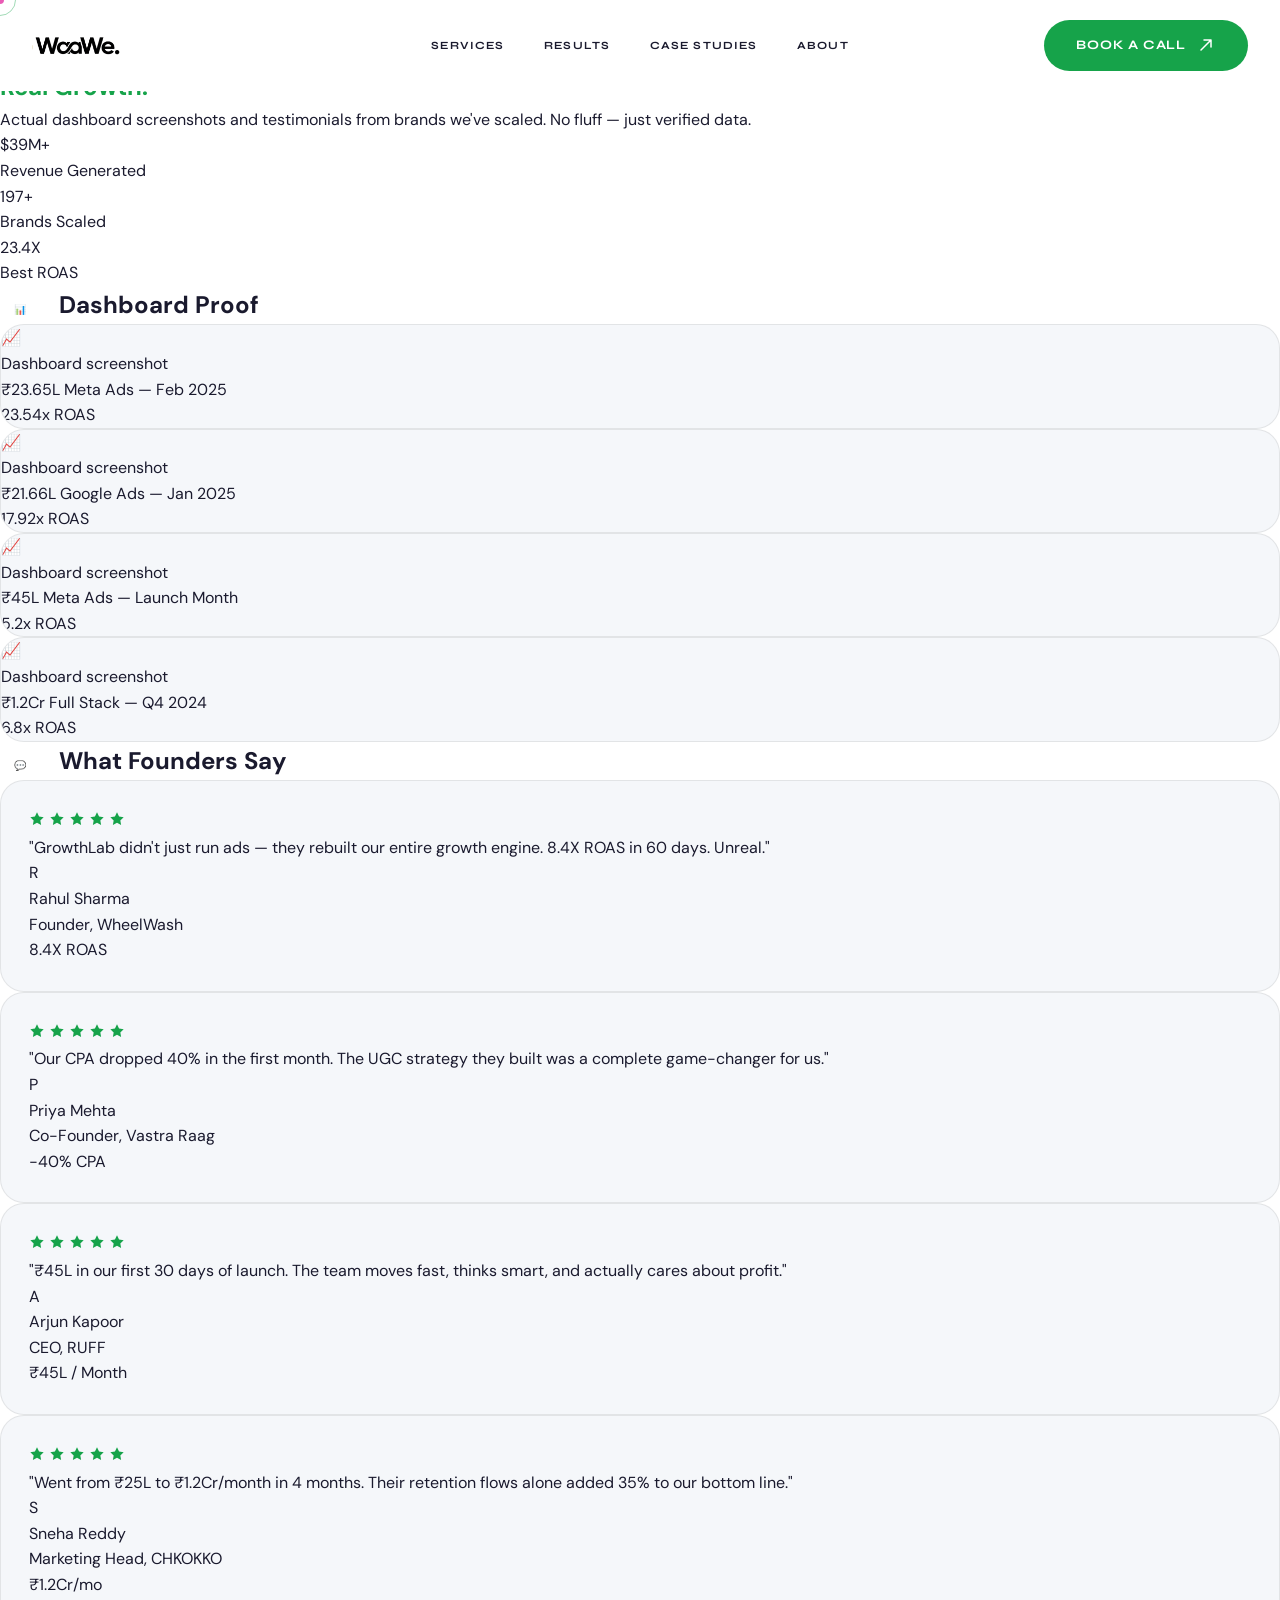
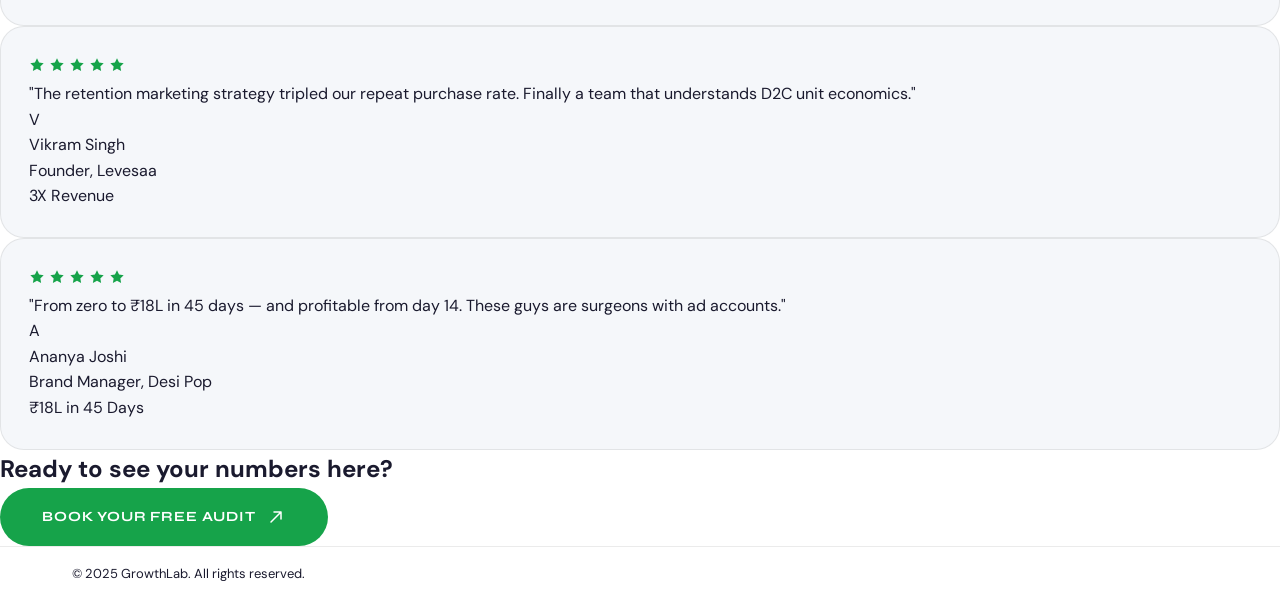
<file: results/index.html>
<!DOCTYPE html><html lang="en"><head><meta charset="utf-8"><meta name="viewport" content="width=device-width, initial-scale=1"><title>Results &amp; Testimonials | D2C Growth Agency</title><meta name="description" content="Real dashboard screenshots and founder testimonials from D2C brands we have scaled. Verified revenue, ROAS and growth numbers."><meta name="theme-color" content="#ffffff"><meta property="og:type" content="website"><meta property="og:title" content="Results &amp; Testimonials | D2C Growth Agency"><meta property="og:description" content="Real dashboard screenshots and founder testimonials from D2C brands we have scaled. Verified revenue, ROAS and growth numbers."><meta property="og:locale" content="en_IN"><meta name="twitter:card" content="summary"><!--seo--><link rel="icon" href="../assets/img/logo.png"><link rel="preconnect" href="https://fonts.googleapis.com"><link rel="preconnect" href="https://fonts.gstatic.com" crossorigin><link rel="stylesheet" href="https://fonts.googleapis.com/css2?family=Bebas+Neue&amp;family=Syne:wght@400;600;700;800&amp;family=DM+Sans:wght@300;400;500&amp;family=Fraunces:ital,wght@1,300;1,600&amp;display=swap" media="print" onload="this.media='all'"><noscript><link rel="stylesheet" href="https://fonts.googleapis.com/css2?family=Bebas+Neue&amp;family=Syne:wght@400;600;700;800&amp;family=DM+Sans:wght@300;400;500&amp;family=Fraunces:ital,wght@1,300;1,600&amp;display=swap"></noscript><link rel="stylesheet" href="../assets/css/styles.css?v=5dbad39e"><noscript><style>.sr{opacity:1!important;transform:none!important}</style></noscript></head><body><a class="skip-link" href="#main-content">Skip to content</a><div class="cursor" id="cursor"></div><div class="cursor-follower" id="cursorFollower"></div><header class="site-header" id="site-header"><a href=".././" class="nav-logo"> <img src="../assets/img/logo.png" alt="GROWTHLAB" class="nav-logo-img" > </a><nav class="nav-links" id="navLinks"><a href="../services/" class="nav-link" >Services</a> <a href="../results/" class="nav-link" >Results</a> <a href="../case-studies/" class="nav-link" >Case Studies</a> <a href="../about/" class="nav-link" >About</a></nav><div class="nav-right"><a href="../book-a-call/" class="btn btn-lime"> Book a Call <span class="arrow-icon"> <svg width="14" height="14" viewBox="0 0 14 14" fill="none"><path d="M2 12L12 2M12 2H5M12 2V9" stroke="currentColor" stroke-width="1.5" stroke-linecap="round" stroke-linejoin="round"/></svg> </span> </a> <button class="mobile-menu-toggle" id="mobileMenuToggle" aria-label="Toggle menu" aria-expanded="false"> <span class="hamburger-line"></span> <span class="hamburger-line"></span> <span class="hamburger-line"></span> </button></div></header><div class="mobile-menu" id="mobileMenu"><div class="mobile-menu-inner"><nav class="mobile-nav"><a href="../services/" class="mobile-nav-link" > <span class="mobile-nav-num">01</span> Services </a> <a href="../results/" class="mobile-nav-link" > <span class="mobile-nav-num">02</span> Results </a> <a href="../case-studies/" class="mobile-nav-link" > <span class="mobile-nav-num">03</span> Case Studies </a> <a href="../about/" class="mobile-nav-link" > <span class="mobile-nav-num">04</span> About </a></nav><div class="mobile-menu-cta"><a href="../book-a-call/" class="btn btn-lime btn-lg" style="width:100%;justify-content:center;"> Book a Call <span class="arrow-icon"> <svg width="14" height="14" viewBox="0 0 14 14" fill="none"><path d="M2 12L12 2M12 2H5M12 2V9" stroke="currentColor" stroke-width="1.5" stroke-linecap="round" stroke-linejoin="round"/></svg> </span> </a></div></div></div><main id="main-content"><section class="testimonials-section"><div class="testimonials-glow"></div><div class="testimonials-header sr"><span class="tag tag-lime">Verified Results</span><h1 class="testimonials-headline">Real Numbers.<br> <span class="lime-word">Real Growth.</span></h1><p class="testimonials-sub">Actual dashboard screenshots and testimonials from brands we've scaled. No fluff — just verified data.</p></div><div class="testimonials-stats sr sr-delay-1"><div class="tstat"><div class="tstat-val" data-target="$40M+">0</div><div class="tstat-label">Revenue Generated</div></div><div class="tstat-divider"></div><div class="tstat"><div class="tstat-val" data-target="198+">0</div><div class="tstat-label">Brands Scaled</div></div><div class="tstat-divider"></div><div class="tstat"><div class="tstat-val" data-target="23.5X">0</div><div class="tstat-label">Best ROAS</div></div></div><div class="results-gallery sr"><h2 class="gallery-heading"><span class="tag tag-ghost" style="margin-right:12px;">📊</span> Dashboard Proof</h2><div class="gallery-grid"><div class="gallery-card" ><div class="gallery-placeholder"><span>📈</span><div>Dashboard screenshot</div></div><div class="gallery-caption"><span class="gallery-revenue">₹23.65L</span> <span class="gallery-meta">Meta Ads — Feb 2025</span></div><div class="gallery-badge">23.54x ROAS</div></div><div class="gallery-card" ><div class="gallery-placeholder"><span>📈</span><div>Dashboard screenshot</div></div><div class="gallery-caption"><span class="gallery-revenue">₹21.66L</span> <span class="gallery-meta">Google Ads — Jan 2025</span></div><div class="gallery-badge">17.92x ROAS</div></div><div class="gallery-card" ><div class="gallery-placeholder"><span>📈</span><div>Dashboard screenshot</div></div><div class="gallery-caption"><span class="gallery-revenue">₹45L</span> <span class="gallery-meta">Meta Ads — Launch Month</span></div><div class="gallery-badge">5.2x ROAS</div></div><div class="gallery-card" ><div class="gallery-placeholder"><span>📈</span><div>Dashboard screenshot</div></div><div class="gallery-caption"><span class="gallery-revenue">₹1.2Cr</span> <span class="gallery-meta">Full Stack — Q4 2024</span></div><div class="gallery-badge">6.8x ROAS</div></div></div></div><div class="reviews-section sr"><h2 class="reviews-heading"><span class="tag tag-ghost" style="margin-right:12px;">💬</span> What Founders Say</h2><div class="reviews-grid"><div class="review-card sr sr-delay-1" ><div class="review-stars"><svg width="16" height="16" viewBox="0 0 24 24" fill="var(--lime)"><path d="M12 2l3.09 6.26L22 9.27l-5 4.87 1.18 6.88L12 17.77l-6.18 3.25L7 14.14 2 9.27l6.91-1.01L12 2z"/></svg> <svg width="16" height="16" viewBox="0 0 24 24" fill="var(--lime)"><path d="M12 2l3.09 6.26L22 9.27l-5 4.87 1.18 6.88L12 17.77l-6.18 3.25L7 14.14 2 9.27l6.91-1.01L12 2z"/></svg> <svg width="16" height="16" viewBox="0 0 24 24" fill="var(--lime)"><path d="M12 2l3.09 6.26L22 9.27l-5 4.87 1.18 6.88L12 17.77l-6.18 3.25L7 14.14 2 9.27l6.91-1.01L12 2z"/></svg> <svg width="16" height="16" viewBox="0 0 24 24" fill="var(--lime)"><path d="M12 2l3.09 6.26L22 9.27l-5 4.87 1.18 6.88L12 17.77l-6.18 3.25L7 14.14 2 9.27l6.91-1.01L12 2z"/></svg> <svg width="16" height="16" viewBox="0 0 24 24" fill="var(--lime)"><path d="M12 2l3.09 6.26L22 9.27l-5 4.87 1.18 6.88L12 17.77l-6.18 3.25L7 14.14 2 9.27l6.91-1.01L12 2z"/></svg></div><blockquote class="review-quote">"GrowthLab didn't just run ads — they rebuilt our entire growth engine. 8.4X ROAS in 60 days. Unreal."</blockquote><div class="review-author"><div class="review-avatar"><span>R</span></div><div><div class="review-name">Rahul Sharma</div><div class="review-role">Founder, WheelWash</div></div></div><div class="review-result-tag">8.4X ROAS</div></div><div class="review-card sr sr-delay-2" ><div class="review-stars"><svg width="16" height="16" viewBox="0 0 24 24" fill="var(--lime)"><path d="M12 2l3.09 6.26L22 9.27l-5 4.87 1.18 6.88L12 17.77l-6.18 3.25L7 14.14 2 9.27l6.91-1.01L12 2z"/></svg> <svg width="16" height="16" viewBox="0 0 24 24" fill="var(--lime)"><path d="M12 2l3.09 6.26L22 9.27l-5 4.87 1.18 6.88L12 17.77l-6.18 3.25L7 14.14 2 9.27l6.91-1.01L12 2z"/></svg> <svg width="16" height="16" viewBox="0 0 24 24" fill="var(--lime)"><path d="M12 2l3.09 6.26L22 9.27l-5 4.87 1.18 6.88L12 17.77l-6.18 3.25L7 14.14 2 9.27l6.91-1.01L12 2z"/></svg> <svg width="16" height="16" viewBox="0 0 24 24" fill="var(--lime)"><path d="M12 2l3.09 6.26L22 9.27l-5 4.87 1.18 6.88L12 17.77l-6.18 3.25L7 14.14 2 9.27l6.91-1.01L12 2z"/></svg> <svg width="16" height="16" viewBox="0 0 24 24" fill="var(--lime)"><path d="M12 2l3.09 6.26L22 9.27l-5 4.87 1.18 6.88L12 17.77l-6.18 3.25L7 14.14 2 9.27l6.91-1.01L12 2z"/></svg></div><blockquote class="review-quote">"Our CPA dropped 40% in the first month. The UGC strategy they built was a complete game-changer for us."</blockquote><div class="review-author"><div class="review-avatar"><span>P</span></div><div><div class="review-name">Priya Mehta</div><div class="review-role">Co-Founder, Vastra Raag</div></div></div><div class="review-result-tag">−40% CPA</div></div><div class="review-card sr sr-delay-3" ><div class="review-stars"><svg width="16" height="16" viewBox="0 0 24 24" fill="var(--lime)"><path d="M12 2l3.09 6.26L22 9.27l-5 4.87 1.18 6.88L12 17.77l-6.18 3.25L7 14.14 2 9.27l6.91-1.01L12 2z"/></svg> <svg width="16" height="16" viewBox="0 0 24 24" fill="var(--lime)"><path d="M12 2l3.09 6.26L22 9.27l-5 4.87 1.18 6.88L12 17.77l-6.18 3.25L7 14.14 2 9.27l6.91-1.01L12 2z"/></svg> <svg width="16" height="16" viewBox="0 0 24 24" fill="var(--lime)"><path d="M12 2l3.09 6.26L22 9.27l-5 4.87 1.18 6.88L12 17.77l-6.18 3.25L7 14.14 2 9.27l6.91-1.01L12 2z"/></svg> <svg width="16" height="16" viewBox="0 0 24 24" fill="var(--lime)"><path d="M12 2l3.09 6.26L22 9.27l-5 4.87 1.18 6.88L12 17.77l-6.18 3.25L7 14.14 2 9.27l6.91-1.01L12 2z"/></svg> <svg width="16" height="16" viewBox="0 0 24 24" fill="var(--lime)"><path d="M12 2l3.09 6.26L22 9.27l-5 4.87 1.18 6.88L12 17.77l-6.18 3.25L7 14.14 2 9.27l6.91-1.01L12 2z"/></svg></div><blockquote class="review-quote">"₹45L in our first 30 days of launch. The team moves fast, thinks smart, and actually cares about profit."</blockquote><div class="review-author"><div class="review-avatar"><span>A</span></div><div><div class="review-name">Arjun Kapoor</div><div class="review-role">CEO, RUFF</div></div></div><div class="review-result-tag">₹45L / Month</div></div><div class="review-card sr sr-delay-0" ><div class="review-stars"><svg width="16" height="16" viewBox="0 0 24 24" fill="var(--lime)"><path d="M12 2l3.09 6.26L22 9.27l-5 4.87 1.18 6.88L12 17.77l-6.18 3.25L7 14.14 2 9.27l6.91-1.01L12 2z"/></svg> <svg width="16" height="16" viewBox="0 0 24 24" fill="var(--lime)"><path d="M12 2l3.09 6.26L22 9.27l-5 4.87 1.18 6.88L12 17.77l-6.18 3.25L7 14.14 2 9.27l6.91-1.01L12 2z"/></svg> <svg width="16" height="16" viewBox="0 0 24 24" fill="var(--lime)"><path d="M12 2l3.09 6.26L22 9.27l-5 4.87 1.18 6.88L12 17.77l-6.18 3.25L7 14.14 2 9.27l6.91-1.01L12 2z"/></svg> <svg width="16" height="16" viewBox="0 0 24 24" fill="var(--lime)"><path d="M12 2l3.09 6.26L22 9.27l-5 4.87 1.18 6.88L12 17.77l-6.18 3.25L7 14.14 2 9.27l6.91-1.01L12 2z"/></svg> <svg width="16" height="16" viewBox="0 0 24 24" fill="var(--lime)"><path d="M12 2l3.09 6.26L22 9.27l-5 4.87 1.18 6.88L12 17.77l-6.18 3.25L7 14.14 2 9.27l6.91-1.01L12 2z"/></svg></div><blockquote class="review-quote">"Went from ₹25L to ₹1.2Cr/month in 4 months. Their retention flows alone added 35% to our bottom line."</blockquote><div class="review-author"><div class="review-avatar"><span>S</span></div><div><div class="review-name">Sneha Reddy</div><div class="review-role">Marketing Head, CHKOKKO</div></div></div><div class="review-result-tag">₹1.2Cr/mo</div></div><div class="review-card sr sr-delay-1" ><div class="review-stars"><svg width="16" height="16" viewBox="0 0 24 24" fill="var(--lime)"><path d="M12 2l3.09 6.26L22 9.27l-5 4.87 1.18 6.88L12 17.77l-6.18 3.25L7 14.14 2 9.27l6.91-1.01L12 2z"/></svg> <svg width="16" height="16" viewBox="0 0 24 24" fill="var(--lime)"><path d="M12 2l3.09 6.26L22 9.27l-5 4.87 1.18 6.88L12 17.77l-6.18 3.25L7 14.14 2 9.27l6.91-1.01L12 2z"/></svg> <svg width="16" height="16" viewBox="0 0 24 24" fill="var(--lime)"><path d="M12 2l3.09 6.26L22 9.27l-5 4.87 1.18 6.88L12 17.77l-6.18 3.25L7 14.14 2 9.27l6.91-1.01L12 2z"/></svg> <svg width="16" height="16" viewBox="0 0 24 24" fill="var(--lime)"><path d="M12 2l3.09 6.26L22 9.27l-5 4.87 1.18 6.88L12 17.77l-6.18 3.25L7 14.14 2 9.27l6.91-1.01L12 2z"/></svg> <svg width="16" height="16" viewBox="0 0 24 24" fill="var(--lime)"><path d="M12 2l3.09 6.26L22 9.27l-5 4.87 1.18 6.88L12 17.77l-6.18 3.25L7 14.14 2 9.27l6.91-1.01L12 2z"/></svg></div><blockquote class="review-quote">"The retention marketing strategy tripled our repeat purchase rate. Finally a team that understands D2C unit economics."</blockquote><div class="review-author"><div class="review-avatar"><span>V</span></div><div><div class="review-name">Vikram Singh</div><div class="review-role">Founder, Levesaa</div></div></div><div class="review-result-tag">3X Revenue</div></div><div class="review-card sr sr-delay-2" ><div class="review-stars"><svg width="16" height="16" viewBox="0 0 24 24" fill="var(--lime)"><path d="M12 2l3.09 6.26L22 9.27l-5 4.87 1.18 6.88L12 17.77l-6.18 3.25L7 14.14 2 9.27l6.91-1.01L12 2z"/></svg> <svg width="16" height="16" viewBox="0 0 24 24" fill="var(--lime)"><path d="M12 2l3.09 6.26L22 9.27l-5 4.87 1.18 6.88L12 17.77l-6.18 3.25L7 14.14 2 9.27l6.91-1.01L12 2z"/></svg> <svg width="16" height="16" viewBox="0 0 24 24" fill="var(--lime)"><path d="M12 2l3.09 6.26L22 9.27l-5 4.87 1.18 6.88L12 17.77l-6.18 3.25L7 14.14 2 9.27l6.91-1.01L12 2z"/></svg> <svg width="16" height="16" viewBox="0 0 24 24" fill="var(--lime)"><path d="M12 2l3.09 6.26L22 9.27l-5 4.87 1.18 6.88L12 17.77l-6.18 3.25L7 14.14 2 9.27l6.91-1.01L12 2z"/></svg> <svg width="16" height="16" viewBox="0 0 24 24" fill="var(--lime)"><path d="M12 2l3.09 6.26L22 9.27l-5 4.87 1.18 6.88L12 17.77l-6.18 3.25L7 14.14 2 9.27l6.91-1.01L12 2z"/></svg></div><blockquote class="review-quote">"From zero to ₹18L in 45 days — and profitable from day 14. These guys are surgeons with ad accounts."</blockquote><div class="review-author"><div class="review-avatar"><span>A</span></div><div><div class="review-name">Ananya Joshi</div><div class="review-role">Brand Manager, Desi Pop</div></div></div><div class="review-result-tag">₹18L in 45 Days</div></div></div></div><div class="testimonials-bottom sr"><h2 class="tb-headline">Ready to see your numbers here?</h2><a href="../book-a-call/" class="btn btn-lime btn-lg"> Book Your Free Audit <span class="arrow-icon"><svg width="14" height="14" viewBox="0 0 14 14" fill="none"><path d="M2 12L12 2M12 2H5M12 2V9" stroke="currentColor" stroke-width="1.5" stroke-linecap="round" stroke-linejoin="round"/></svg></span> </a></div></section></main><footer class="site-footer-bar"><div class="footer-bar-inner"><p class="footer-bar-copy">© 2025 GrowthLab. All rights reserved.</p><nav class="footer-bar-links" aria-label="Legal links"></nav></div></footer><script src="../assets/js/site-config.js?v=c818a804" defer></script> <script src="../assets/js/main.js?v=520e67da" defer></script></body></html>
</file>
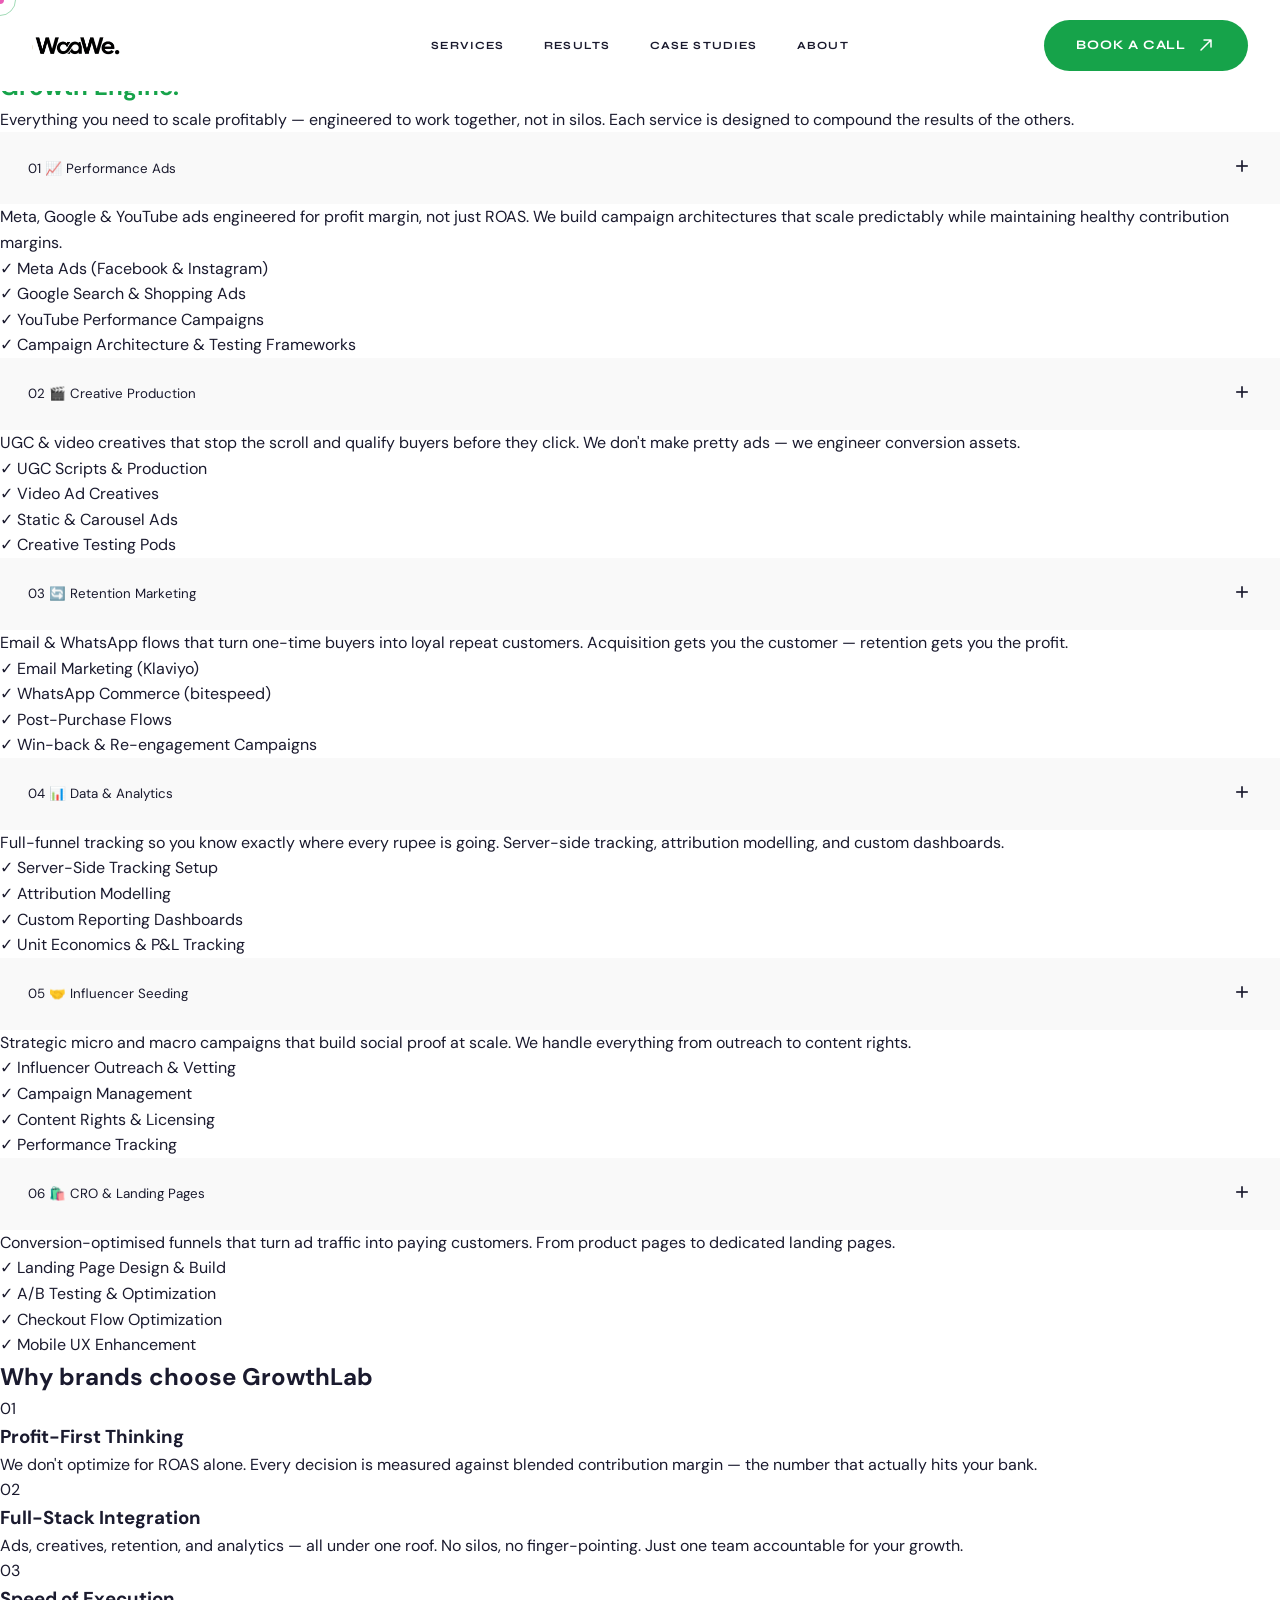
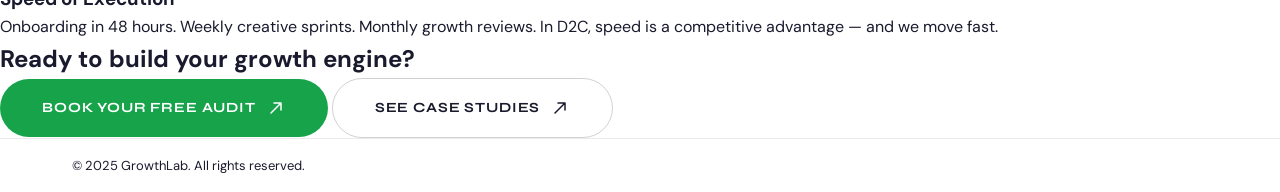
<file: services/index.html>
<!DOCTYPE html><html lang="en"><head><meta charset="utf-8"><meta name="viewport" content="width=device-width, initial-scale=1"><title>Services | D2C Growth Agency</title><meta name="description" content="Performance ads, creative production, retention marketing, data &amp; analytics, influencer seeding and CRO — one full-stack growth team for your D2C brand."><meta name="theme-color" content="#ffffff"><meta property="og:type" content="website"><meta property="og:title" content="Services | D2C Growth Agency"><meta property="og:description" content="Performance ads, creative production, retention marketing, data &amp; analytics, influencer seeding and CRO — one full-stack growth team for your D2C brand."><meta property="og:locale" content="en_IN"><meta name="twitter:card" content="summary"><!--seo--><link rel="icon" href="../assets/img/logo.png"><link rel="preconnect" href="https://fonts.googleapis.com"><link rel="preconnect" href="https://fonts.gstatic.com" crossorigin><link rel="stylesheet" href="https://fonts.googleapis.com/css2?family=Bebas+Neue&amp;family=Syne:wght@400;600;700;800&amp;family=DM+Sans:wght@300;400;500&amp;family=Fraunces:ital,wght@1,300;1,600&amp;display=swap" media="print" onload="this.media='all'"><noscript><link rel="stylesheet" href="https://fonts.googleapis.com/css2?family=Bebas+Neue&amp;family=Syne:wght@400;600;700;800&amp;family=DM+Sans:wght@300;400;500&amp;family=Fraunces:ital,wght@1,300;1,600&amp;display=swap"></noscript><link rel="stylesheet" href="../assets/css/styles.css?v=5dbad39e"><noscript><style>.sr{opacity:1!important;transform:none!important}</style></noscript></head><body><a class="skip-link" href="#main-content">Skip to content</a><div class="cursor" id="cursor"></div><div class="cursor-follower" id="cursorFollower"></div><header class="site-header" id="site-header"><a href=".././" class="nav-logo"> <img src="../assets/img/logo.png" alt="GROWTHLAB" class="nav-logo-img" > </a><nav class="nav-links" id="navLinks"><a href="../services/" class="nav-link" >Services</a> <a href="../results/" class="nav-link" >Results</a> <a href="../case-studies/" class="nav-link" >Case Studies</a> <a href="../about/" class="nav-link" >About</a></nav><div class="nav-right"><a href="../book-a-call/" class="btn btn-lime"> Book a Call <span class="arrow-icon"> <svg width="14" height="14" viewBox="0 0 14 14" fill="none"><path d="M2 12L12 2M12 2H5M12 2V9" stroke="currentColor" stroke-width="1.5" stroke-linecap="round" stroke-linejoin="round"/></svg> </span> </a> <button class="mobile-menu-toggle" id="mobileMenuToggle" aria-label="Toggle menu" aria-expanded="false"> <span class="hamburger-line"></span> <span class="hamburger-line"></span> <span class="hamburger-line"></span> </button></div></header><div class="mobile-menu" id="mobileMenu"><div class="mobile-menu-inner"><nav class="mobile-nav"><a href="../services/" class="mobile-nav-link" > <span class="mobile-nav-num">01</span> Services </a> <a href="../results/" class="mobile-nav-link" > <span class="mobile-nav-num">02</span> Results </a> <a href="../case-studies/" class="mobile-nav-link" > <span class="mobile-nav-num">03</span> Case Studies </a> <a href="../about/" class="mobile-nav-link" > <span class="mobile-nav-num">04</span> About </a></nav><div class="mobile-menu-cta"><a href="../book-a-call/" class="btn btn-lime btn-lg" style="width:100%;justify-content:center;"> Book a Call <span class="arrow-icon"> <svg width="14" height="14" viewBox="0 0 14 14" fill="none"><path d="M2 12L12 2M12 2H5M12 2V9" stroke="currentColor" stroke-width="1.5" stroke-linecap="round" stroke-linejoin="round"/></svg> </span> </a></div></div></div><main id="main-content"><section class="services-detail-section"><div class="sd-glow"></div><div class="sd-hero sr"><span class="tag tag-lime">What We Do</span><h1 class="sd-headline">The Full Stack<br> <span class="lime-word">Growth Engine.</span></h1><p class="sd-sub">Everything you need to scale profitably — engineered to work together, not in silos. Each service is designed to compound the results of the others.</p></div><div class="sd-services sr sr-delay-1"><div class="sd-service" ><button class="sd-service-header" aria-expanded="false"><div class="sd-service-left"><span class="sd-service-num">01</span> <span class="sd-service-icon">📈</span> <span class="sd-service-title">Performance Ads</span></div><div class="sd-service-toggle"><svg width="20" height="20" viewBox="0 0 24 24" fill="none" stroke="currentColor" stroke-width="2"><line x1="12" y1="5" x2="12" y2="19"/><line x1="5" y1="12" x2="19" y2="12"/></svg></div></button><div class="sd-service-body"><div class="sd-service-content"><p class="sd-service-desc">Meta, Google &amp; YouTube ads engineered for profit margin, not just ROAS. We build campaign architectures that scale predictably while maintaining healthy contribution margins.</p><div class="sd-service-features"><div class="sd-feature"><span class="sd-feature-check">✓</span> Meta Ads (Facebook &amp; Instagram)</div><div class="sd-feature"><span class="sd-feature-check">✓</span> Google Search &amp; Shopping Ads</div><div class="sd-feature"><span class="sd-feature-check">✓</span> YouTube Performance Campaigns</div><div class="sd-feature"><span class="sd-feature-check">✓</span> Campaign Architecture &amp; Testing Frameworks</div></div></div></div></div><div class="sd-service" ><button class="sd-service-header" aria-expanded="false"><div class="sd-service-left"><span class="sd-service-num">02</span> <span class="sd-service-icon">🎬</span> <span class="sd-service-title">Creative Production</span></div><div class="sd-service-toggle"><svg width="20" height="20" viewBox="0 0 24 24" fill="none" stroke="currentColor" stroke-width="2"><line x1="12" y1="5" x2="12" y2="19"/><line x1="5" y1="12" x2="19" y2="12"/></svg></div></button><div class="sd-service-body"><div class="sd-service-content"><p class="sd-service-desc">UGC &amp; video creatives that stop the scroll and qualify buyers before they click. We don't make pretty ads — we engineer conversion assets.</p><div class="sd-service-features"><div class="sd-feature"><span class="sd-feature-check">✓</span> UGC Scripts &amp; Production</div><div class="sd-feature"><span class="sd-feature-check">✓</span> Video Ad Creatives</div><div class="sd-feature"><span class="sd-feature-check">✓</span> Static &amp; Carousel Ads</div><div class="sd-feature"><span class="sd-feature-check">✓</span> Creative Testing Pods</div></div></div></div></div><div class="sd-service" ><button class="sd-service-header" aria-expanded="false"><div class="sd-service-left"><span class="sd-service-num">03</span> <span class="sd-service-icon">🔄</span> <span class="sd-service-title">Retention Marketing</span></div><div class="sd-service-toggle"><svg width="20" height="20" viewBox="0 0 24 24" fill="none" stroke="currentColor" stroke-width="2"><line x1="12" y1="5" x2="12" y2="19"/><line x1="5" y1="12" x2="19" y2="12"/></svg></div></button><div class="sd-service-body"><div class="sd-service-content"><p class="sd-service-desc">Email &amp; WhatsApp flows that turn one-time buyers into loyal repeat customers. Acquisition gets you the customer — retention gets you the profit.</p><div class="sd-service-features"><div class="sd-feature"><span class="sd-feature-check">✓</span> Email Marketing (Klaviyo)</div><div class="sd-feature"><span class="sd-feature-check">✓</span> WhatsApp Commerce (bitespeed)</div><div class="sd-feature"><span class="sd-feature-check">✓</span> Post-Purchase Flows</div><div class="sd-feature"><span class="sd-feature-check">✓</span> Win-back &amp; Re-engagement Campaigns</div></div></div></div></div><div class="sd-service" ><button class="sd-service-header" aria-expanded="false"><div class="sd-service-left"><span class="sd-service-num">04</span> <span class="sd-service-icon">📊</span> <span class="sd-service-title">Data &amp; Analytics</span></div><div class="sd-service-toggle"><svg width="20" height="20" viewBox="0 0 24 24" fill="none" stroke="currentColor" stroke-width="2"><line x1="12" y1="5" x2="12" y2="19"/><line x1="5" y1="12" x2="19" y2="12"/></svg></div></button><div class="sd-service-body"><div class="sd-service-content"><p class="sd-service-desc">Full-funnel tracking so you know exactly where every rupee is going. Server-side tracking, attribution modelling, and custom dashboards.</p><div class="sd-service-features"><div class="sd-feature"><span class="sd-feature-check">✓</span> Server-Side Tracking Setup</div><div class="sd-feature"><span class="sd-feature-check">✓</span> Attribution Modelling</div><div class="sd-feature"><span class="sd-feature-check">✓</span> Custom Reporting Dashboards</div><div class="sd-feature"><span class="sd-feature-check">✓</span> Unit Economics &amp; P&amp;L Tracking</div></div></div></div></div><div class="sd-service" ><button class="sd-service-header" aria-expanded="false"><div class="sd-service-left"><span class="sd-service-num">05</span> <span class="sd-service-icon">🤝</span> <span class="sd-service-title">Influencer Seeding</span></div><div class="sd-service-toggle"><svg width="20" height="20" viewBox="0 0 24 24" fill="none" stroke="currentColor" stroke-width="2"><line x1="12" y1="5" x2="12" y2="19"/><line x1="5" y1="12" x2="19" y2="12"/></svg></div></button><div class="sd-service-body"><div class="sd-service-content"><p class="sd-service-desc">Strategic micro and macro campaigns that build social proof at scale. We handle everything from outreach to content rights.</p><div class="sd-service-features"><div class="sd-feature"><span class="sd-feature-check">✓</span> Influencer Outreach &amp; Vetting</div><div class="sd-feature"><span class="sd-feature-check">✓</span> Campaign Management</div><div class="sd-feature"><span class="sd-feature-check">✓</span> Content Rights &amp; Licensing</div><div class="sd-feature"><span class="sd-feature-check">✓</span> Performance Tracking</div></div></div></div></div><div class="sd-service" ><button class="sd-service-header" aria-expanded="false"><div class="sd-service-left"><span class="sd-service-num">06</span> <span class="sd-service-icon">🛍️</span> <span class="sd-service-title">CRO &amp; Landing Pages</span></div><div class="sd-service-toggle"><svg width="20" height="20" viewBox="0 0 24 24" fill="none" stroke="currentColor" stroke-width="2"><line x1="12" y1="5" x2="12" y2="19"/><line x1="5" y1="12" x2="19" y2="12"/></svg></div></button><div class="sd-service-body"><div class="sd-service-content"><p class="sd-service-desc">Conversion-optimised funnels that turn ad traffic into paying customers. From product pages to dedicated landing pages.</p><div class="sd-service-features"><div class="sd-feature"><span class="sd-feature-check">✓</span> Landing Page Design &amp; Build</div><div class="sd-feature"><span class="sd-feature-check">✓</span> A/B Testing &amp; Optimization</div><div class="sd-feature"><span class="sd-feature-check">✓</span> Checkout Flow Optimization</div><div class="sd-feature"><span class="sd-feature-check">✓</span> Mobile UX Enhancement</div></div></div></div></div></div><div class="sd-why sr"><h2 class="sd-why-title">Why brands choose GrowthLab</h2><div class="sd-why-grid"><div class="sd-why-card"><div class="sd-why-num">01</div><h3>Profit-First Thinking</h3><p>We don't optimize for ROAS alone. Every decision is measured against blended contribution margin — the number that actually hits your bank.</p></div><div class="sd-why-card"><div class="sd-why-num">02</div><h3>Full-Stack Integration</h3><p>Ads, creatives, retention, and analytics — all under one roof. No silos, no finger-pointing. Just one team accountable for your growth.</p></div><div class="sd-why-card"><div class="sd-why-num">03</div><h3>Speed of Execution</h3><p>Onboarding in 48 hours. Weekly creative sprints. Monthly growth reviews. In D2C, speed is a competitive advantage — and we move fast.</p></div></div></div><div class="sd-bottom sr"><h2 class="sd-bottom-headline">Ready to build your growth engine?</h2><div class="sd-bottom-ctas"><a href="../book-a-call/" class="btn btn-lime btn-lg"> Book Your Free Audit <span class="arrow-icon"><svg width="14" height="14" viewBox="0 0 14 14" fill="none"><path d="M2 12L12 2M12 2H5M12 2V9" stroke="currentColor" stroke-width="1.5" stroke-linecap="round" stroke-linejoin="round"/></svg></span> </a> <a href="../case-studies/" class="btn btn-outline btn-lg"> See Case Studies <span class="arrow-icon"><svg width="14" height="14" viewBox="0 0 14 14" fill="none"><path d="M2 12L12 2M12 2H5M12 2V9" stroke="currentColor" stroke-width="1.5" stroke-linecap="round" stroke-linejoin="round"/></svg></span> </a></div></div></section></main><footer class="site-footer-bar"><div class="footer-bar-inner"><p class="footer-bar-copy">© 2025 GrowthLab. All rights reserved.</p><nav class="footer-bar-links" aria-label="Legal links"></nav></div></footer><script src="../assets/js/site-config.js?v=c818a804" defer></script> <script src="../assets/js/main.js?v=520e67da" defer></script></body></html>
</file>
<file: assets/css/styles.css>
:root{--ink: #1a1a2e;--ink-2: #f5f7fa;--ink-3: #eef0f5;--ink-border: rgba(0, 0, 0, .08);--cream: #ffffff;--cream-2: #ffffff;--lime: #16A34A;--lime-dark: #15803D;--lime-dim: rgba(22, 163, 74, .12);--white: #ffffff;--muted: #5a5a66;--muted-light: rgba(26, 26, 46, .55);--font-display: "Bebas Neue", "Arial Narrow", sans-serif;--font-heading: "Syne", system-ui, sans-serif;--font-body: "DM Sans", system-ui, sans-serif;--font-italic: "Fraunces", Georgia, serif;--radius-sm: 6px;--radius-md: 14px;--radius-lg: 24px;--radius-pill: 999px;--ease-out: cubic-bezier(.16, 1, .3, 1);--ease-spring: cubic-bezier(.34, 1.56, .64, 1);--transition: .35s var(--ease-out)}*,*:before,*:after{box-sizing:border-box;margin:0;padding:0}html{scroll-behavior:smooth}body{font-family:var(--font-body);background:#fff;color:var(--ink);line-height:1.6;overflow-x:hidden;cursor:none}img{max-width:100%;height:auto;display:block}a{text-decoration:none;color:inherit}ul{list-style:none}.cursor{width:8px;height:8px;background:var(--lime);border-radius:50%;position:fixed;top:0;left:0;pointer-events:none;z-index:9999;transform:translate(-50%,-50%);transition:transform .1s,width .25s var(--ease-out),height .25s var(--ease-out);mix-blend-mode:difference}.cursor-follower{width:32px;height:32px;border:1.5px solid rgba(201,245,61,.4);border-radius:50%;position:fixed;top:0;left:0;pointer-events:none;z-index:9998;transform:translate(-50%,-50%);transition:transform .18s var(--ease-out),width .3s,height .3s,opacity .3s}body:hover .cursor-follower{opacity:1}@media(hover:none){.cursor,.cursor-follower{display:none}body{cursor:auto}}@keyframes revealUp{0%{clip-path:inset(100% 0 0 0);transform:translateY(20px);opacity:0}to{clip-path:inset(0% 0 0 0);transform:translateY(0);opacity:1}}@keyframes fadeUp{0%{opacity:0;transform:translateY(32px)}to{opacity:1;transform:translateY(0)}}@keyframes ticker{0%{transform:translate(0)}to{transform:translate(-50%)}}.sr{opacity:0;transform:translateY(40px);transition:opacity .75s var(--ease-out),transform .75s var(--ease-out)}.sr.in{opacity:1;transform:none}.sr-delay-1{transition-delay:.08s}.sr-delay-2{transition-delay:.16s}.sr-delay-3{transition-delay:.24s}.sr-delay-4{transition-delay:.32s}.tag{display:inline-flex;align-items:center;gap:8px;padding:6px 14px;border-radius:var(--radius-pill);font-family:var(--font-heading);font-size:10px;font-weight:700;letter-spacing:.14em;text-transform:uppercase}.tag-lime{background:var(--lime-dim);color:var(--lime);border:1px solid rgba(201,245,61,.25)}.tag-dark{background:var(--cream);color:var(--ink)}.btn{display:inline-flex;align-items:center;gap:10px;padding:15px 32px;font-family:var(--font-heading);font-size:13px;font-weight:700;letter-spacing:.06em;text-transform:uppercase;border:none;cursor:none;border-radius:var(--radius-pill);transition:var(--transition);position:relative;overflow:hidden}.btn-lime{background:var(--lime);color:var(--white)}.btn-lime:hover{background:var(--lime-dark);transform:translateY(-2px);box-shadow:0 12px 32px #16a34a4d}.btn-outline{background:transparent;color:var(--white);border:1.5px solid rgba(255,255,255,.18)}.btn-outline:hover{border-color:var(--lime);color:var(--lime);transform:translateY(-2px)}.btn-lg{padding:18px 42px;font-size:14px}.arrow-icon{display:inline-flex;align-items:center;justify-content:center;width:20px;height:20px;transition:transform .25s var(--ease-spring)}.btn:hover .arrow-icon{transform:translate(3px,-3px)}.display-md{font-family:var(--font-display);font-size:clamp(40px,5vw,80px);line-height:.95;letter-spacing:.01em;text-transform:uppercase}.heading-fraunces{font-family:var(--font-italic);font-size:clamp(32px,4vw,56px);font-weight:600;font-style:italic;line-height:1.1;letter-spacing:-.01em}.italic-accent{font-family:var(--font-italic);font-style:italic;font-weight:300}.text-ink{color:var(--ink)}.site-header{position:fixed;top:0;left:0;right:0;z-index:100;padding:20px 32px;display:flex;align-items:center;justify-content:space-between;transition:background .4s,padding .4s}.site-header.scrolled{background:#08080ad9;backdrop-filter:blur(16px);-webkit-backdrop-filter:blur(16px);padding:14px 32px;border-bottom:1px solid var(--ink-border)}.nav-logo{display:flex;align-items:center;gap:12px;font-family:var(--font-heading);font-size:13px;font-weight:700;letter-spacing:.12em;text-transform:uppercase;color:var(--white)}.hero{min-height:100svh;display:flex;flex-direction:column;justify-content:space-between;padding-top:80px;position:relative;overflow:hidden;background:var(--ink)}.hero:before{content:"";position:absolute;top:0;right:0;bottom:0;left:0;background-image:url("data:image/svg+xml,%3Csvg viewBox='0 0 256 256' xmlns='http://www.w3.org/2000/svg'%3E%3Cfilter id='noise'%3E%3CfeTurbulence type='fractalNoise' baseFrequency='0.9' numOctaves='4' stitchTiles='stitch'/%3E%3C/filter%3E%3Crect width='100%25' height='100%25' filter='url(%23noise)' opacity='0.04'/%3E%3C/svg%3E");pointer-events:none;z-index:1;opacity:.6}.hero-grid{position:absolute;top:0;right:0;bottom:0;left:0;background-image:linear-gradient(rgba(255,255,255,.02) 1px,transparent 1px),linear-gradient(90deg,rgba(255,255,255,.02) 1px,transparent 1px);background-size:80px 80px;z-index:0}.hero-badge-row{position:relative;top:auto;left:auto;transform:none;z-index:2;text-align:center;padding:32px 0 0}.hero-eyebrow{font-family:var(--font-heading);font-size:11px;font-weight:700;letter-spacing:.18em;text-transform:uppercase;color:var(--lime);margin-bottom:24px;display:flex;align-items:center;justify-content:center;gap:12px}.hero-eyebrow:before,.hero-eyebrow:after{content:"";display:block;width:40px;height:1px;background:var(--lime);opacity:.5}.hero-headline-block{position:relative;z-index:2;padding:0;flex:1;display:flex;flex-direction:column;justify-content:flex-end;align-items:center;text-align:center}.hero-headline{font-family:var(--font-display);font-size:clamp(88px,13vw,190px);line-height:.88;letter-spacing:.015em;text-transform:uppercase;color:var(--white);-webkit-user-select:none;user-select:none;text-align:center}.hero-headline .line{display:block;overflow:hidden}.hero-headline .line-inner{display:block;animation:revealUp 1s var(--ease-out) both}.hero-headline .line:nth-child(1) .line-inner{animation-delay:.1s}.hero-headline .line:nth-child(2) .line-inner{animation-delay:.2s}.hero-headline .line:nth-child(3) .line-inner{animation-delay:.3s}.hero-headline .lime-stroke{-webkit-text-stroke:2px var(--lime);color:transparent}.hero-headline .italic-word{font-family:var(--font-italic);font-style:italic;font-weight:300;text-transform:none;font-size:.82em}.hero-bottom{position:relative;z-index:2;display:flex;align-items:center;justify-content:center;flex-direction:column;padding:32px 0 48px;gap:24px;border-top:1px solid var(--ink-border);margin-top:24px;text-align:center}.hero-sub{max-width:560px;font-family:var(--font-body);font-size:15px;line-height:1.75;color:var(--muted-light);text-align:center}.hero-sub strong{color:var(--white);font-weight:500}.hero-cta-group{display:flex;align-items:center;gap:16px;flex-shrink:0}.hero-ticker{position:relative;z-index:2;background:var(--lime);overflow:hidden;padding:10px 0;display:flex;align-items:center}.ticker-track{display:flex;align-items:center;gap:0;animation:ticker 22s linear infinite;width:max-content;white-space:nowrap}.ticker-item{display:flex;align-items:center;gap:28px;padding:0 28px;font-family:var(--font-display);font-size:14px;letter-spacing:.08em;text-transform:uppercase;color:var(--ink)}.ticker-dot{width:5px;height:5px;border-radius:50%;background:var(--ink);opacity:.35;flex-shrink:0}.numbers-section{background:var(--cream);padding:100px 0}.numbers-inner{max-width:1240px;margin:0 auto;padding:0 32px}.numbers-label{font-family:var(--font-heading);font-size:11px;font-weight:700;letter-spacing:.18em;text-transform:uppercase;color:var(--muted);margin-bottom:64px;display:flex;align-items:center;gap:16px}.numbers-label:after{content:"";flex:1;height:1px;background:#0000001a}.numbers-row{display:grid;grid-template-columns:repeat(3,1fr);border:1px solid rgba(0,0,0,.1);border-radius:var(--radius-lg);overflow:hidden}.number-cell{padding:52px 44px;border-right:1px solid rgba(0,0,0,.08);transition:background .3s;position:relative}.number-cell:last-child{border-right:none}.number-cell:hover{background:var(--ink)}.number-cell:hover .number-val{color:var(--lime)}.number-cell:hover .number-desc{color:#ffffff80}.number-val{font-family:var(--font-display);font-size:clamp(52px,6vw,88px);color:var(--ink);line-height:1;transition:color .3s}.number-desc{font-family:var(--font-body);font-size:14px;color:var(--muted);margin-top:12px;transition:color .3s}.logos-section{background:var(--ink);padding:56px 0;border-top:1px solid var(--ink-border);border-bottom:1px solid var(--ink-border);overflow:hidden}.logos-header-row{padding:0 32px;margin-bottom:36px;display:flex;align-items:center;justify-content:center}.logos-title-text{font-family:var(--font-heading);font-size:13px;font-weight:700;letter-spacing:.12em;text-transform:uppercase;color:var(--muted-light)}.logos-track-wrap{position:relative;overflow:hidden}.logos-track-wrap:before,.logos-track-wrap:after{content:"";position:absolute;top:0;bottom:0;width:120px;z-index:2}.logos-track-wrap:before{left:0;background:linear-gradient(to right,var(--ink),transparent)}.logos-track-wrap:after{right:0;background:linear-gradient(to left,var(--ink),transparent)}.logos-track{display:flex;gap:16px;animation:ticker 28s linear infinite;width:max-content}.logos-track:hover{animation-play-state:paused}.logo-chip{height:72px;min-width:160px;border:1px solid var(--ink-border);border-radius:var(--radius-md);display:flex;align-items:center;justify-content:center;padding:0 28px;transition:border-color .3s,background .3s;flex-shrink:0;background:var(--ink-2)}.logo-chip:hover{border-color:var(--lime);background:var(--lime-dim)}.logo-chip img{max-height:36px;filter:brightness(0) invert(1);opacity:.55;transition:opacity .3s}.logo-chip:hover img{opacity:1}.logos-section--green{background:var(--lime);border-top:2px solid rgba(0,0,0,.18);border-bottom:2px solid rgba(0,0,0,.18)}.logos-section--green .logos-title-text{color:var(--ink);opacity:.7}.logos-track-wrap--green:before{background:linear-gradient(to right,var(--lime) 0%,transparent 100%);opacity:0}.logos-track-wrap--green:after{background:linear-gradient(to left,var(--lime) 0%,transparent 100%);opacity:0}.logo-chip--green{background:transparent;border:1.5px solid rgba(0,0,0,.35);-webkit-backdrop-filter:none;backdrop-filter:none;height:88px;min-width:190px;padding:0 32px}.logo-chip--green:hover{background:#00000014;border-color:#0009}.logo-chip--green img{max-height:52px;filter:none;opacity:1;object-fit:contain}.logo-chip--green:hover img{opacity:1}.results-section{background:var(--ink);padding:80px 0}.results-header{padding:0 32px;margin-bottom:64px;display:flex;flex-direction:column;align-items:center;text-align:center;gap:24px;max-width:720px;margin-left:auto;margin-right:auto}.results-header-left .section-num{font-family:var(--font-display);font-size:120px;line-height:1;color:var(--ink-3);-webkit-text-stroke:1px rgba(255,255,255,.05);-webkit-user-select:none;user-select:none;margin-bottom:-20px}.results-header-right{display:flex;flex-direction:column;align-items:center}.results-header-right p{font-size:16px;line-height:1.75;color:var(--muted-light);max-width:480px;text-align:center}.results-cards{padding:0 32px;display:grid;grid-template-columns:repeat(2,1fr);gap:20px}.result-card{background:var(--ink-2);border:1px solid var(--ink-border);border-radius:var(--radius-lg);overflow:hidden;transition:border-color .3s,transform .3s var(--ease-out)}.result-card:hover{border-color:#c9f53d40;transform:translateY(-6px)}.result-card-header{padding:28px 28px 20px;border-bottom:1px solid var(--ink-border);display:flex;align-items:flex-start;justify-content:space-between}.result-revenue{font-family:var(--font-display);font-size:36px;letter-spacing:.02em;color:var(--white)}.result-tags{display:flex;gap:8px;flex-wrap:wrap;margin-top:10px}.rtag{padding:4px 10px;border-radius:var(--radius-pill);font-size:11px;font-weight:700;font-family:var(--font-heading);letter-spacing:.06em}.rtag-lime{background:var(--lime-dim);color:var(--lime)}.rtag-white{background:#ffffff0f;color:#fff9}.result-card-body{padding:20px 28px 28px;min-height:200px;display:flex;align-items:center;justify-content:center;background:var(--ink-3)}.result-card-body img{border-radius:var(--radius-sm)}.creatives-section{background:var(--cream-2);padding:120px 0;overflow:hidden}.creatives-header{padding:0 32px;margin-bottom:72px}.creatives-grid{padding:0 32px;display:grid;grid-template-columns:repeat(3,1fr);gap:20px;max-width:1240px;margin:0 auto 56px}.creative-card{border-radius:var(--radius-lg);overflow:hidden;background:var(--ink);transition:transform .4s var(--ease-out);border:1px solid rgba(0,0,0,.08)}.creative-card:hover{transform:translateY(-8px) rotate(-.5deg)}.creative-thumb--video{position:relative;aspect-ratio:9 / 16;background:var(--ink-3);overflow:hidden;border-radius:var(--radius-lg) var(--radius-lg) 0 0}.creative-video{width:100%;height:100%;object-fit:cover;display:block}.creative-video-overlay{position:absolute;bottom:0;left:0;right:0;padding:40px 18px 16px;background:linear-gradient(to top,rgba(0,0,0,.78) 0%,transparent 100%);pointer-events:none}.creative-video-overlay .creative-metric-type{font-family:var(--font-heading);font-size:9px;font-weight:700;letter-spacing:.16em;text-transform:uppercase;color:var(--lime);margin-bottom:4px}.creative-video-overlay .creative-metric-num{font-family:var(--font-display);font-size:36px;color:var(--white);line-height:1}.creative-sound-toggle{position:absolute;top:12px;right:12px;width:34px;height:34px;border-radius:50%;background:#0000008c;border:1px solid rgba(255,255,255,.2);-webkit-backdrop-filter:blur(6px);backdrop-filter:blur(6px);display:flex;align-items:center;justify-content:center;cursor:pointer;color:#fff;transition:background .2s;z-index:2}.creative-sound-toggle:hover{background:#000c}.creative-sound-toggle .icon-unmuted,.creative-sound-toggle.unmuted .icon-muted{display:none}.creative-sound-toggle.unmuted .icon-unmuted{display:block}.creative-foot{padding:18px 22px;display:flex;align-items:flex-end;justify-content:space-between;background:var(--ink)}.creative-metric-type{font-family:var(--font-heading);font-size:9px;font-weight:700;letter-spacing:.16em;text-transform:uppercase;color:var(--lime);margin-bottom:4px}.creative-metric-num{font-family:var(--font-display);font-size:36px;color:var(--white);line-height:1}.creative-impact-pill{padding:6px 14px;border-radius:var(--radius-pill);border:1px solid var(--lime);font-family:var(--font-heading);font-size:10px;font-weight:700;letter-spacing:.08em;text-transform:uppercase;color:var(--lime)}.case-card{background:var(--white);border-radius:var(--radius-lg);overflow:hidden;border:1px solid rgba(0,0,0,.06);transition:transform .35s var(--ease-out),box-shadow .35s;display:flex;flex-direction:column}.case-card:hover{transform:translateY(-6px);box-shadow:0 24px 64px #0000001a}.service-row{display:grid;grid-template-columns:56px 1fr auto;gap:24px;align-items:center;padding:28px 0;border-bottom:1px solid var(--ink-border);transition:padding-left .3s var(--ease-out),background .3s;border-radius:var(--radius-sm);cursor:default}.service-row:hover{padding-left:16px}.partners-label{font-family:var(--font-heading);font-size:10px;font-weight:700;letter-spacing:.18em;text-transform:uppercase;color:var(--muted-light);margin-bottom:32px;text-align:center}.partners-logos{display:flex;align-items:center;justify-content:center;gap:40px;flex-wrap:wrap}.industries-section{background:var(--cream-2);padding:100px 0}.industries-inner{max-width:1240px;margin:0 auto;padding:0 32px}.industry-tags-cloud{display:flex;flex-wrap:wrap;gap:12px;margin-top:48px;margin-bottom:24px}.industry-tag{display:inline-flex;align-items:center;gap:10px;padding:12px 22px;border:1.5px solid rgba(0,0,0,.1);border-radius:var(--radius-pill);font-family:var(--font-heading);font-size:14px;font-weight:700;color:var(--ink);background:var(--white);transition:var(--transition);cursor:default}.industry-tag:hover{background:var(--ink);color:var(--lime);border-color:var(--ink);transform:translateY(-3px);box-shadow:0 8px 24px #0000001a}.industry-tag .tag-emoji{font-size:18px}.booking-section{background:var(--ink);padding:140px 0;position:relative;overflow:hidden}.booking-bg{position:absolute;top:0;right:0;bottom:0;left:0;background:radial-gradient(ellipse 70% 50% at 50% 80%,rgba(201,245,61,.06) 0%,transparent 70%);pointer-events:none}.booking-inner{max-width:820px;margin:0 auto;padding:0 32px;text-align:center;position:relative;z-index:1}.booking-headline{font-family:var(--font-display);font-size:clamp(52px,7vw,96px);line-height:.9;text-transform:uppercase;color:var(--white);margin-bottom:20px}.booking-headline .lime-word{color:var(--lime)}.booking-sub{font-size:15px;color:var(--muted-light);margin-bottom:48px}@media(max-width:960px){.numbers-row{grid-template-columns:1fr;border-radius:var(--radius-md)}.number-cell{border-right:none;border-bottom:1px solid rgba(0,0,0,.08);padding:36px 32px}.number-cell:last-child{border-bottom:none}.results-header{grid-template-columns:1fr;gap:24px}.results-cards{grid-template-columns:1fr}.creatives-grid{grid-template-columns:repeat(2,1fr)}.industries-section>.industries-inner>div{grid-template-columns:1fr!important;gap:32px!important}.site-header{padding:16px 20px}.site-header .btn{padding:12px 24px;font-size:12px}}@media(max-width:640px){.hero{min-height:100svh;padding-top:70px}.hero-badge-row{padding:16px 20px 0;text-align:center}.hero-headline-block{padding:0 20px;justify-content:center}.hero-headline{font-size:clamp(48px,13vw,72px)}.hero-bottom{flex-direction:column;align-items:flex-start;gap:24px;padding:24px 20px 32px}.hero-sub{max-width:100%;font-size:14px}.hero-cta-group{flex-direction:column;align-items:flex-start;gap:16px;width:100%}.hero-cta-group .btn{width:100%;justify-content:center}.hero-ticker .ticker-item{font-size:12px;padding:0 18px}.industries-inner,.numbers-inner,.results-header,.results-cards,.creatives-header{padding:0 16px}.creatives-grid{grid-template-columns:1fr;max-width:340px;margin-left:auto;margin-right:auto;padding:0 16px}.numbers-section{padding:64px 0}.numbers-inner{padding:0 16px}.number-cell{padding:28px 24px}.number-val{font-size:clamp(40px,10vw,60px)}.numbers-label{margin-bottom:32px}.logos-section{padding:48px 0}.logos-header-row{padding:0 16px;margin-bottom:24px;flex-direction:column;align-items:flex-start;gap:8px}.logo-chip{height:56px;min-width:120px;padding:0 18px}.results-section{padding:56px 0}.results-header{margin-bottom:40px;padding:0 20px}.results-header-left .section-num{font-size:72px;margin-bottom:-12px}.creatives-section{padding:64px 0}.creatives-header{margin-bottom:40px}.creatives-header>div{flex-direction:column!important;align-items:flex-start!important}.creative-metric-num{font-size:28px}.service-row{grid-template-columns:40px 1fr 32px;gap:12px;padding:20px 0}.partners-logos{gap:12px}.industries-section{padding:64px 0}.industries-inner{padding:0 16px}.industry-tags-cloud{gap:8px;margin-top:32px;margin-bottom:32px}.industry-tag{padding:10px 16px;font-size:12px}.industry-tag .tag-emoji{font-size:16px}.booking-section{padding:80px 0}.booking-inner{padding:0 16px}.booking-headline{font-size:clamp(40px,10vw,64px)}.btn{padding:14px 28px;font-size:12px}.btn-lg{padding:16px 32px;font-size:13px}.site-header{padding:14px 16px}.site-header .btn{padding:10px 20px;font-size:11px}.nav-logo{font-size:11px;gap:8px}.mobile-nav-link{font-size:24px;padding:16px 0}.mobile-menu-inner{padding:32px 20px}}.nav-links{display:flex;align-items:center;gap:8px;position:absolute;left:50%;transform:translate(-50%)}.nav-link{font-family:var(--font-heading);font-size:11px;font-weight:700;letter-spacing:.1em;text-transform:uppercase;color:var(--muted-light);padding:8px 16px;border-radius:var(--radius-pill);transition:color .3s,background .3s}.nav-link:hover{color:var(--lime);background:var(--lime-dim)}.nav-right{display:flex;align-items:center;gap:16px}.mobile-menu-toggle{display:none;flex-direction:column;gap:5px;width:32px;height:32px;padding:6px 4px;background:none;border:none;cursor:pointer;align-items:center;justify-content:center;z-index:201}.hamburger-line{width:22px;height:2px;background:var(--white);border-radius:2px;transition:transform .3s var(--ease-out),opacity .3s,background .3s}.mobile-menu-toggle.open .hamburger-line:nth-child(1){transform:rotate(45deg) translate(5px,5px)}.mobile-menu-toggle.open .hamburger-line:nth-child(2){opacity:0}.mobile-menu-toggle.open .hamburger-line:nth-child(3){transform:rotate(-45deg) translate(5px,-5px)}.mobile-menu{position:fixed;top:0;right:0;bottom:0;left:0;background:#08080af7;backdrop-filter:blur(24px);-webkit-backdrop-filter:blur(24px);z-index:199;display:flex;align-items:center;justify-content:center;opacity:0;pointer-events:none;transition:opacity .4s var(--ease-out)}.mobile-menu.open{opacity:1;pointer-events:all}.mobile-menu-inner{text-align:center;padding:40px 32px;width:100%;max-width:400px}.mobile-nav{display:flex;flex-direction:column;gap:0;margin-bottom:48px}.mobile-nav-link{display:flex;align-items:center;gap:16px;padding:20px 0;border-bottom:1px solid var(--ink-border);font-family:var(--font-display);font-size:32px;text-transform:uppercase;color:var(--white);transition:color .3s,padding-left .3s var(--ease-out)}.mobile-nav-link:hover{color:var(--lime);padding-left:12px}.mobile-menu-cta{padding-top:16px}@media(max-width:960px){.nav-links{display:none}.mobile-menu-toggle{display:flex}}.fstep,.apply-step{display:flex;align-items:center;gap:8px;font-family:var(--font-heading);font-size:10px;font-weight:700;letter-spacing:.12em;text-transform:uppercase;color:var(--muted-light);transition:color .3s}.fstep.active,.apply-step.active{color:var(--white)}.form-step,.apply-form-step{display:none;animation:fadeUp .4s var(--ease-out) both}.form-step-active,.apply-form-step-active{display:block}.form-group{display:flex;flex-direction:column;gap:8px}.form-group label{font-family:var(--font-heading);font-size:11px;font-weight:700;letter-spacing:.1em;text-transform:uppercase;color:var(--muted-light)}.form-group input,.form-group textarea,.form-group select{background:var(--ink-3);border:1.5px solid var(--ink-border);border-radius:var(--radius-md);padding:14px 18px;font-family:var(--font-body);font-size:15px;color:var(--white);transition:border-color .3s,box-shadow .3s;outline:none;width:100%}.form-group input::placeholder,.form-group textarea::placeholder{color:#fff3}.form-group input:focus,.form-group textarea:focus,.form-group select:focus{border-color:var(--lime);box-shadow:0 0 0 3px #c9f53d1a}.form-group.error input,.form-group.error select,.form-group.error textarea{border-color:#ff6b6b;box-shadow:0 0 0 3px #ff6b6b1a}.form-confirm-box{background:var(--ink-3);border:1px solid var(--ink-border);border-radius:var(--radius-md);padding:20px 24px;margin-bottom:32px}.gallery-card{background:var(--ink-2);border:1px solid var(--ink-border);border-radius:var(--radius-lg);overflow:hidden;position:relative;transition:transform .35s var(--ease-out),border-color .3s}.gallery-card:hover{transform:translateY(-4px);border-color:#c9f53d33}.gallery-card img{width:100%;display:block;border-bottom:1px solid var(--ink-border)}.review-card{background:var(--ink-2);border:1px solid var(--ink-border);border-radius:var(--radius-lg);padding:28px;transition:transform .35s var(--ease-out),border-color .3s;position:relative}.review-card:hover{transform:translateY(-4px);border-color:#c9f53d33}.value-card{background:var(--ink-2);border:1px solid var(--ink-border);border-radius:var(--radius-lg);padding:32px;transition:transform .3s var(--ease-out),border-color .3s}.value-card:hover{transform:translateY(-4px);border-color:#c9f53d33}.team-card{background:var(--ink-2);border:1px solid var(--ink-border);border-radius:var(--radius-lg);padding:32px 20px;text-align:center;transition:transform .3s var(--ease-out),border-color .3s}.team-card:hover{transform:translateY(-4px);border-color:#c9f53d33}.sd-service-header{width:100%;background:var(--ink-2);border:none;padding:24px 28px;display:flex;align-items:center;justify-content:space-between;cursor:pointer;transition:background .3s;font-family:inherit;color:inherit}.footer-link{font-size:14px;color:var(--muted-light);padding:8px 0;transition:color .3s,padding-left .3s var(--ease-out);display:flex;align-items:center}.footer-link:hover{color:var(--white);padding-left:6px}@media(max-width:960px){.hero-badge-row{padding:24px 0 0}.hero-headline-block{padding:0}.hero-headline{font-size:clamp(72px,17vw,140px)}.hero-bottom{padding:24px 0 40px}}@media(max-width:640px){.mobile-nav-link{font-size:24px}.hero{padding-top:72px}.hero-badge-row{padding:16px 0 0}.hero-headline-block{padding:0;width:100%}.hero-headline{font-size:21.5vw;line-height:.9;letter-spacing:0;width:100%}.hero-bottom{padding:20px 16px 36px;flex-direction:column;align-items:center}.hero-sub{font-size:14px;max-width:100%;padding:0 8px}.hero-cta-group{flex-direction:column;width:100%}.hero-cta-group .btn{width:100%;justify-content:center}}.numbers-section,.results-section,.creatives-section,.industries-section,.booking-section{scroll-margin-top:80px}.logos-track-wrap--fade{position:relative;overflow:hidden}.logos-track-wrap--green.logos-track-wrap--fade:before{background:linear-gradient(to right,var(--lime) 0%,transparent 12%);opacity:1;width:80px}.logos-track-wrap--green.logos-track-wrap--fade:after{background:linear-gradient(to left,var(--lime) 0%,transparent 12%);opacity:1;width:80px}@keyframes marquee-ltr{0%{transform:translate(0)}to{transform:translate(-33.333%)}}.logos-track--ltr{animation:marquee-ltr 32s linear infinite}@media(max-width:640px){.logos-track-wrap--fade+.logos-track-wrap--fade{margin-top:10px!important}}.logos-section--single{padding:52px 0}.logos-section--single .logo-chip--green{height:96px;min-width:210px;padding:0 36px}.logos-section--single .logos-track--ltr{gap:20px;animation-duration:36s}@media(max-width:960px){.logos-section--single .logo-chip--green{height:80px;min-width:170px;padding:0 28px}}@media(max-width:640px){.logos-section--single{padding:40px 0}.logos-section--single .logo-chip--green{height:64px;min-width:140px;padding:0 22px}}.result-card-header{padding:24px 28px 20px;border-bottom:1px solid var(--ink-border);display:flex;align-items:flex-start;justify-content:space-between;gap:16px}.result-card-meta{flex:1}.result-verified-badge{display:inline-flex;align-items:center;gap:5px;padding:4px 10px;border-radius:var(--radius-pill);background:#c9f53d0f;border:1px solid rgba(201,245,61,.15);font-family:var(--font-heading);font-size:9px;font-weight:700;letter-spacing:.1em;text-transform:uppercase;color:var(--lime);white-space:nowrap;flex-shrink:0;margin-top:4px}.result-screenshot-wrap{width:100%;border-radius:var(--radius-sm);overflow:hidden;background:var(--ink);position:relative;display:flex;justify-content:center}.result-screenshot-wrap img{width:100%;max-width:680px;height:auto;min-height:180px;object-fit:cover;object-position:top;display:block;border-radius:var(--radius-sm);transition:transform .4s var(--ease-out)}@media(max-width:640px){.result-screenshot-wrap img{min-height:160px;object-fit:contain;object-position:top center;background:var(--ink-3)}}.result-card-body{padding:16px 20px 20px;min-height:200px;display:flex;align-items:stretch;justify-content:center;background:var(--ink-3)}.hero-bottom{gap:20px}.results-header-right .btn{align-self:center}.numbers-label{text-align:center;justify-content:center}.numbers-label:after{display:none}.numbers-row{display:grid;grid-template-columns:repeat(auto-fit,minmax(220px,1fr));border:1px solid rgba(0,0,0,.1);border-radius:var(--radius-lg);overflow:hidden;max-width:960px;margin:0 auto}.numbers-subtext{font-family:var(--font-italic);font-style:italic;font-size:17px;color:var(--muted);text-align:center;margin-top:40px;margin-bottom:0}.numbers-cta-center{display:flex;align-items:center;justify-content:center;margin-top:28px}.number-cell{text-align:center;padding:52px 32px}@media(max-width:640px){.numbers-row{grid-template-columns:1fr}.number-cell{padding:32px 24px;text-align:left}.numbers-cta-center .btn{width:100%;justify-content:center}}.industries-header{text-align:center;margin-bottom:48px}.industries-header .heading-fraunces{max-width:600px;margin:0 auto}.industries-body{font-size:15px;line-height:1.75;color:var(--muted);margin-top:16px;max-width:480px;margin-left:auto;margin-right:auto}.industry-tags-cloud{display:flex;flex-wrap:wrap;gap:12px;justify-content:center;margin:0 auto 48px;max-width:900px}.industries-cta{display:flex;align-items:center;justify-content:center}.industries-inner>div[style]{display:block!important;grid-template-columns:unset!important}@media(max-width:640px){.industries-header{text-align:left;margin-bottom:32px}.industries-body{margin-left:0;margin-right:0}.industry-tags-cloud{justify-content:flex-start;margin-bottom:32px}.industries-cta .btn{width:100%;justify-content:center}}.creatives-header-center{text-align:center;margin-bottom:0}.creatives-cta-center{display:flex;align-items:center;justify-content:center;margin-top:48px}@media(max-width:640px){.creatives-header-center{text-align:left}.creatives-cta-center .btn{width:100%;justify-content:center}}.partners-section{background:#fff;padding:72px 0 80px;border-top:1px solid rgba(0,0,0,.08);border-bottom:1px solid rgba(0,0,0,.08)}.partners-inner{max-width:1100px;margin:0 auto;padding:0 32px;display:flex;flex-direction:column;align-items:center;gap:44px}.partners-eyebrow{display:flex;justify-content:center}.partners-label{display:inline-block;font-family:var(--font-heading);font-size:11px;font-weight:700;letter-spacing:.16em;text-transform:uppercase;color:var(--muted);padding:7px 20px;border:1.5px solid rgba(0,0,0,.18);border-radius:var(--radius-pill);background:transparent}.partners-logos{display:flex;align-items:center;justify-content:center;flex-wrap:wrap;gap:12px 8px;width:100%}.partner-logo-wrap{display:flex;align-items:center;justify-content:center;padding:16px 28px;border:1px solid rgba(0,0,0,.1);border-radius:var(--radius-md);background:#ffffffb3;-webkit-backdrop-filter:blur(4px);backdrop-filter:blur(4px);transition:border-color .28s,box-shadow .28s,transform .28s var(--ease-out);flex-shrink:0}.partner-logo-wrap:hover{border-color:#00000038;box-shadow:0 8px 28px #00000014;transform:translateY(-4px)}.partner-logo-wrap img{height:56px;width:auto;max-width:160px;object-fit:contain;display:block;filter:none;opacity:1;transition:opacity .25s}.partner-logo-wrap:hover img{opacity:.85}.partners-cta{display:flex;justify-content:center}@media(max-width:768px){.partners-section{padding:52px 0 60px}.partners-inner{gap:32px;padding:0 20px}.partner-logo-wrap{padding:14px 24px}.partner-logo-wrap img{height:44px;max-width:130px}}@media(max-width:480px){.partners-logos{gap:10px 6px}.partner-logo-wrap{padding:12px 20px}.partner-logo-wrap img{height:38px;max-width:110px}.partners-cta .btn{width:100%;justify-content:center}}.hero,.numbers-section,.creatives-section,.results-section,.logos-section,.unblur-timeline-section{background:#fff!important}.unblur-timeline-section:before{background:transparent!important}.site-header,header{background:#fff!important}.hero-eyebrow,.hero-headline,.hero-sub,.hero-ticker,.ticker-item,.ticker-dot,.numbers-label,.ubt-heading,.ubt-sub,.ubt-step-desc,.section-num,.booking-headline,.booking-sub,.display-md,.italic-accent,.line-inner{color:var(--ink)!important}.lime-stroke{color:var(--lime)!important;-webkit-text-stroke:2px var(--lime)!important}.ubt-step-title{color:#1a1a2e33!important}.ubt-step.in-view .ubt-step-title{color:var(--lime)!important}.ubt-step-num{color:#e0e0e0!important;-webkit-text-stroke:1.5px rgba(0,0,0,.08)!important}.ubt-step.in-view .ubt-step-num{color:#16a34a1f!important;-webkit-text-stroke:1.5px rgba(22,163,74,.3)!important}.ubt-step-content{background:#f9f9f9!important;border-color:#00000012!important}.ubt-step.in-view .ubt-step-content{background:#16a34a0a!important;border-color:#16a34a33!important}.ubt-chip{color:#1a1a2e99!important;border-color:#0000001a!important;background:transparent!important}.ubt-chip:hover{color:#16a34a!important;background:#16a34a14!important;border-color:#16a34a66!important}.ubt-step.in-view .ubt-chip{color:#1a1a2eb3!important;border-color:#0000001f!important}.tag-lime{background:#16a34a1a!important;color:#16a34a!important;border-color:#16a34a4d!important}.ubt-dot{background:#d0d0d0!important;box-shadow:0 0 0 6px #fff!important;outline:none!important;border-color:#16a34a4d!important}.ubt-step.in-view .ubt-dot{background:#16a34a!important;box-shadow:0 0 0 6px #fff,0 0 16px #16a34a66!important}.ubt-dot-ring{border-color:#16a34a00!important}.ubt-step.in-view .ubt-dot-ring{border-color:#16a34a59!important}.lime-word{color:var(--lime)!important}.btn-lime,.btn-lime:hover{color:#fff!important}.btn-outline{color:var(--ink)!important;border-color:#0000002e!important;background:transparent!important}.btn-outline:hover{border-color:var(--lime)!important;color:var(--lime)!important}.nav-link,nav a,header a:not(.btn){color:var(--ink)!important}.logo-chip--green{background:#f5f5f5!important;border:1px solid rgba(0,0,0,.08)!important}.logos-section--green{background:#fff!important}.logos-title-text{color:#1a1a2e80!important}.result-card{background:#fff!important;border-color:#00000014!important}.result-card-body{background:#f9f9f9!important}.result-card-header{border-color:#00000014!important}.result-revenue{color:var(--ink)!important}.result-verified-badge{color:var(--lime)!important}.hero-grid{opacity:.03!important}.industries-section{background:#fff!important}.cursor{background:var(--lime)!important}.cursor-follower{border-color:#16a34a66!important}.nav-logo-img{height:36px;width:auto;max-width:180px;object-fit:contain;display:block}@media(max-width:768px){.nav-logo-img{height:28px;max-width:140px}}.results-section{background:#fff!important}h1,h2,h3,h4,h5,h6,p,label{color:var(--ink)!important}.sd-service-header{background:#f9f9f9!important;color:var(--ink)!important}.apply-step span{color:#1a1a2e80!important}.apply-step.active span{color:var(--ink)!important}.apply-form-step{background:#f9f9f9!important;border:1px solid rgba(0,0,0,.07)!important}.form-group input,.form-group select,.form-group textarea{background:#fff!important;color:var(--ink)!important;border-color:#00000026!important}.form-group label{color:var(--ink)!important}.nav-right{margin-right:40px}.nav-right{margin-right:0!important;margin-left:0!important}.nav-right .btn{margin-right:48px}.site-header{gap:0!important}.nav-right a.btn{margin-right:64px!important}.nav-right{margin-left:auto!important;margin-right:0!important}.nav-right a.btn{margin-right:0!important}.nav-logo-img{width:90px;height:auto;display:block}.hamburger-line{display:block;width:22px;height:2px;background-color:#000;border-radius:2px;transition:transform .25s ease,opacity .25s ease}@media(max-width:767px){.nav-right .btn.btn-lime{padding:7px 12px;font-size:12px;gap:5px}.nav-right .btn.btn-lime .arrow-icon svg{width:11px;height:11px}}.result-card{height:auto!important;min-height:unset!important;display:flex;flex-direction:column}.result-card-body{padding:12px!important;height:auto!important;min-height:unset!important;max-height:none!important;overflow:visible!important}.result-screenshot-wrap{display:block;width:100%;line-height:0;border-radius:8px;overflow:hidden;box-shadow:0 0 0 1px #ffffff14,0 4px 20px #00000059}.result-screenshot-wrap img{display:block;width:100%;height:auto!important;object-fit:unset!important;aspect-ratio:unset!important;max-width:100%;min-height:unset!important;max-height:none!important}.result-screenshot-wrap img{transition:transform .4s ease}.result-card:hover .result-screenshot-wrap img{transform:scale(1.02)}.result-card:hover .result-screenshot-wrap{box-shadow:0 0 0 1px #ffffff24,0 8px 32px #00000080}@media(max-width:767px){.creatives-cta-center{display:flex;justify-content:center}.creatives-cta-center .btn{width:auto;max-width:100%;white-space:nowrap}}.unblur-timeline-section{background:var(--ink);padding:120px 0 140px;position:relative;overflow:hidden}.unblur-timeline-section:before{content:"";position:absolute;width:700px;height:700px;border-radius:50%;background:radial-gradient(circle,rgba(201,245,61,.04) 0%,transparent 65%);bottom:-150px;right:-150px;pointer-events:none}.ubt-inner{max-width:1100px;margin:0 auto;padding:0 32px}.ubt-header{margin-bottom:80px;text-align:center}.ubt-heading{font-family:var(--font-display);font-size:clamp(42px,6vw,72px);text-transform:uppercase;color:var(--white);line-height:.95;margin:16px 0 18px;letter-spacing:.02em}.ubt-sub{font-family:var(--font-body);font-size:16px;color:var(--muted-light);line-height:1.7;max-width:480px;margin:0 auto}.ubt-timeline{position:relative}#ubt-timeline:before{display:none}.ubt-line-track{position:absolute;left:50%;transform:translate(-50%);width:2px;background:#16a34a1f;border-radius:2px;overflow:hidden;z-index:0;visibility:hidden}.ubt-line-fill{width:100%;height:0%;background:linear-gradient(to bottom,#16a34a,#16a34a99);border-radius:2px;position:relative;will-change:height}.ubt-line-glow{position:absolute;bottom:-1px;left:50%;transform:translate(-50%);width:10px;height:24px;background:radial-gradient(ellipse at center,rgba(22,163,74,.9) 0%,transparent 80%);filter:blur(2px)}.ubt-step{display:grid;grid-template-columns:1fr 56px 1fr;gap:0 32px;align-items:center;padding:40px 0;position:relative;z-index:1}.ubt-side--a{display:flex;justify-content:flex-end;align-items:center}.ubt-side--b{display:flex;justify-content:flex-start;align-items:center}.ubt-step-num{font-family:var(--font-display);font-size:clamp(72px,9vw,120px);line-height:1;color:var(--ink-3);-webkit-text-stroke:1.5px rgba(255,255,255,.1);-webkit-user-select:none;user-select:none;transition:color .6s cubic-bezier(.16,1,.3,1),-webkit-text-stroke .6s;letter-spacing:-.02em}.ubt-step.in-view .ubt-step-num{color:#c9f53d33;-webkit-text-stroke:1.5px rgba(201,245,61,.4)}.ubt-step-content{background:#ffffff05;border:1px solid rgba(255,255,255,.06);border-radius:var(--radius-lg);padding:28px 32px;max-width:440px;transition:border-color .5s,background .5s}.ubt-step.in-view .ubt-step-content{border-color:#c9f53d26;background:#c9f53d08}.ubt-step-title{font-family:var(--font-display);font-size:34px;text-transform:uppercase;letter-spacing:.04em;color:#ffffff40;line-height:1;margin-bottom:12px;transition:color .7s cubic-bezier(.16,1,.3,1)}.ubt-step.in-view .ubt-step-title{color:var(--lime)}.ubt-step-desc{font-family:var(--font-body);font-size:14px;color:#fff0;line-height:1.7;margin-bottom:16px;max-width:380px;transition:color .6s cubic-bezier(.16,1,.3,1) .1s,transform .6s cubic-bezier(.16,1,.3,1) .1s;transform:translateY(8px)}.ubt-step.in-view .ubt-step-desc{color:var(--muted-light);transform:translateY(0)}.ubt-dot-col{display:flex;align-items:center;justify-content:center;width:56px;position:relative;z-index:2}.ubt-dot-wrap{width:24px;height:24px;display:flex;align-items:center;justify-content:center;margin:0 auto;position:relative}.ubt-dot{width:14px;height:14px;border-radius:50%;background:var(--ink-3);border:2px solid rgba(22,163,74,.3);position:relative;box-shadow:0 0 0 6px var(--ink);transition:background .6s cubic-bezier(.16,1,.3,1),border-color .6s cubic-bezier(.16,1,.3,1),transform .6s cubic-bezier(.34,1.56,.64,1),box-shadow .6s}.ubt-dot-ring{position:absolute;top:-5px;right:-5px;bottom:-5px;left:-5px;border-radius:50%;border:1.5px solid rgba(22,163,74,0);transition:border-color .5s cubic-bezier(.16,1,.3,1),inset .5s cubic-bezier(.16,1,.3,1),opacity .5s;opacity:0}.ubt-step.in-view .ubt-dot{background:#16a34a;border-color:#16a34a;transform:scale(1.3);box-shadow:0 0 0 6px var(--ink),0 0 16px #16a34a80}.ubt-step.in-view .ubt-dot-ring{border-color:#16a34a59;top:-7px;right:-7px;bottom:-7px;left:-7px;opacity:1}.ubt-chips{display:flex;flex-wrap:wrap;gap:8px;margin-bottom:4px}.ubt-chip{font-family:var(--font-heading);font-size:11px;font-weight:600;letter-spacing:.05em;color:#fff6;background:transparent;border:1px solid rgba(255,255,255,.08);border-radius:var(--radius-pill);padding:5px 14px;opacity:0;transform:translateY(8px) scale(.95);transition:opacity .5s cubic-bezier(.16,1,.3,1),transform .5s cubic-bezier(.34,1.56,.64,1),color .25s,background .25s,border-color .25s}.ubt-step.in-view .ubt-chip{opacity:1;transform:translateY(0) scale(1);color:#ffffffbf;border-color:#ffffff26}.ubt-step.in-view .ubt-chip:nth-child(1){transition-delay:.08s}.ubt-step.in-view .ubt-chip:nth-child(2){transition-delay:.14s}.ubt-step.in-view .ubt-chip:nth-child(3){transition-delay:.2s}.ubt-step.in-view .ubt-chip:nth-child(4){transition-delay:.26s}.ubt-step.in-view .ubt-chip:nth-child(5){transition-delay:.32s}.ubt-step.in-view .ubt-chip:nth-child(6){transition-delay:.38s}.ubt-step.in-view .ubt-chip:nth-child(7){transition-delay:.44s}.ubt-chip:hover{background:#16a34a1a;border-color:#16a34a80;color:#16a34a}@media(max-width:768px){.ubt-inner{padding:0 20px}.ubt-header{margin-bottom:56px;text-align:left}.ubt-sub{margin:0}.ubt-step{grid-template-columns:32px 1fr;gap:0 16px;padding:0 0 40px;align-items:flex-start}.ubt-side--a{display:none}.ubt-dot-col{order:1;width:32px;justify-content:center;padding-top:4px}.ubt-side--b{order:2;justify-content:flex-start}.ubt-step--right .ubt-side--a{display:flex;order:2;justify-content:flex-start}.ubt-step--right .ubt-side--b{display:none}.ubt-step--right .ubt-dot-col{order:1}.ubt-step-content{max-width:100%;padding:20px 16px}.ubt-step-title{font-size:26px}.ubt-chip{font-size:10px;padding:4px 11px}.ubt-dot{width:12px;height:12px;box-shadow:0 0 0 4px var(--ink)}.ubt-line-track{left:16px!important}}.partners-logos{display:flex;flex-wrap:wrap;justify-content:center;align-items:center;gap:24px}.partner-logo-wrap{flex:1 1 auto;display:flex;justify-content:center;align-items:center}.partner-logo-wrap img{max-height:40px;width:auto;object-fit:contain}@media(min-width:768px){.partners-logos{flex-wrap:nowrap;gap:32px}.partner-logo-wrap{flex:0 1 auto}}@media(max-width:767px){.industry-tags-cloud{display:grid;grid-template-columns:repeat(3,1fr);gap:10px;width:100%}.industry-tag{display:flex;flex-direction:column;align-items:center;justify-content:center;text-align:center;width:100%;gap:4px;padding:10px 6px;white-space:normal;word-break:break-word}.industry-tag .tag-emoji{font-size:1.4rem;line-height:1}}.booking-section{background:#fff;padding:80px 0 96px;position:relative}.booking-bg{position:absolute;top:0;right:0;bottom:0;left:0;background:radial-gradient(ellipse at 60% 0%,rgba(201,245,61,.05) 0%,transparent 60%);pointer-events:none}.booking-inner{max-width:820px;margin:0 auto;padding:0 32px}.booking-header{text-align:center;margin-bottom:52px}.booking-headline{font-family:var(--font-display);font-size:clamp(36px,5vw,56px);color:var(--ink);text-transform:uppercase;line-height:1;margin-bottom:16px}.booking-headline .lime-word{color:var(--lime-dark)}.booking-sub{font-family:var(--font-body);font-size:16px;color:var(--muted);max-width:480px;margin:0 auto;line-height:1.7}.git-form-wrap{background:#fff;border-radius:var(--radius-lg);padding:48px 52px;border:1.5px solid rgba(0,0,0,.1);box-shadow:0 4px 32px #0000000f}.git-form{display:flex;flex-direction:column;gap:24px}.git-row{display:grid;grid-template-columns:1fr 1fr;gap:20px}.git-field{display:flex;flex-direction:column;gap:8px}.git-field-full{width:100%}.git-field label{font-family:var(--font-body);font-size:13px;font-weight:500;color:var(--ink);letter-spacing:.01em}.git-field input,.git-field textarea{width:100%;background:#fff;border:1.5px solid rgba(0,0,0,.14);border-radius:10px;padding:14px 18px;font-family:var(--font-body);font-size:15px;color:var(--ink);outline:none;transition:border-color .25s,box-shadow .25s;resize:vertical}.git-field input::placeholder,.git-field textarea::placeholder{color:#00000040}.git-field input:focus,.git-field textarea:focus{border-color:var(--ink);box-shadow:0 0 0 3px #08080a12}.git-submit-row{display:flex;justify-content:center;margin-top:8px}.git-btn{background:#fff;color:#16a34a;border:2px solid #16A34A;border-radius:var(--radius-pill);padding:16px 52px;font-family:var(--font-heading);font-size:14px;font-weight:700;letter-spacing:.06em;cursor:pointer;transition:background .25s,color .25s,transform .2s}.git-btn:hover{background:#16a34a;color:#fff;transform:translateY(-2px)}.git-success{text-align:center;padding:48px 24px}.git-success-icon{width:64px;height:64px;background:var(--lime);color:var(--ink);border-radius:50%;display:flex;align-items:center;justify-content:center;font-size:28px;font-weight:700;margin:0 auto 24px}.git-success h3{font-family:var(--font-display);font-size:32px;color:var(--ink);text-transform:uppercase;margin-bottom:12px}.git-success p{font-size:16px;color:var(--muted)}@media(max-width:640px){.booking-section{padding:56px 0 68px}.git-form-wrap{padding:28px 20px}.git-row{grid-template-columns:1fr}}.site-footer-bar{background:#fff;border-top:1px solid rgba(0,0,0,.08);padding:0}.footer-bar-inner{max-width:1200px;margin:0 auto;padding:20px 32px;display:flex;align-items:center;justify-content:space-between;gap:24px;flex-wrap:wrap}.footer-bar-copy{font-family:var(--font-body);font-size:13px;color:#1a1a2e73;margin:0;line-height:1}.footer-bar-links{display:flex;align-items:center;gap:24px;flex-wrap:wrap}@media(max-width:640px){.footer-bar-inner{flex-direction:column;align-items:flex-start;gap:12px;padding:20px 16px}.footer-bar-links{gap:16px}}.not-found{position:relative;min-height:80vh;display:flex;align-items:center;justify-content:center;text-align:center;overflow:hidden;padding:80px 24px;background:var(--ink)}.nf-glow{position:absolute;top:50%;left:50%;transform:translate(-50%,-50%);width:600px;height:600px;background:radial-gradient(ellipse at center,rgba(200,255,0,.08) 0%,transparent 70%);pointer-events:none}.nf-inner{position:relative;z-index:2;max-width:700px;margin:0 auto}.nf-eyebrow{display:inline-block;font-family:var(--font-body);font-size:11px;font-weight:600;letter-spacing:.2em;text-transform:uppercase;color:var(--lime);background:#c8ff0014;border:1px solid rgba(200,255,0,.2);border-radius:100px;padding:6px 16px;margin-bottom:40px}.nf-headline{font-family:var(--font-display);font-size:clamp(72px,14vw,160px);line-height:.88;text-transform:uppercase;color:var(--white);margin:0 0 32px}.nf-headline .lime-stroke{-webkit-text-stroke:2px var(--lime);color:transparent}.nf-headline .italic-word{font-family:var(--font-serif, "Fraunces", serif);font-style:italic;font-weight:300;text-transform:none}.nf-sub{font-family:var(--font-body);font-size:17px;color:var(--muted-light);line-height:1.6;max-width:480px;margin:0 auto 40px}.nf-cta-row{display:flex;gap:16px;justify-content:center;flex-wrap:wrap}.skip-link{position:absolute;left:-9999px;top:8px;z-index:1000;background:#16a34a;color:#fff;padding:10px 18px;border-radius:999px;font:600 13px/1 var(--font-heading)}.skip-link:focus{left:8px}.hp{position:absolute!important;left:-9999px!important;width:1px!important;height:1px!important;opacity:0!important;pointer-events:none!important}.form-status{margin-top:16px;font-family:var(--font-body);font-size:14px;line-height:1.5;color:#dc2626;text-align:center}.git-submit-row .btn[disabled]{opacity:.6;cursor:not-allowed}.mobile-menu{z-index:99;background:#fffffff7}.mobile-menu-inner{padding-top:96px;max-height:100%;overflow-y:auto}.mobile-nav-link{color:var(--ink)}.mobile-nav-link:hover{color:var(--lime)}@media(max-width:640px){.results-cards{padding:0 16px;gap:16px}.result-card-header{flex-direction:column-reverse;align-items:flex-start;gap:12px;padding:16px 16px 14px}.result-card-meta{width:100%}.result-revenue{font-size:clamp(30px,9vw,36px);line-height:1.1}.result-revenue.is-long{font-size:clamp(19px,5.6vw,22px);line-height:1.3;letter-spacing:.01em}.result-tags{margin-top:12px;gap:6px}.result-verified-badge{align-self:flex-start}}.mobile-menu-toggle,.mobile-menu{display:none!important}.git-success-icon{background:none!important;width:76px;height:76px;margin:0 auto 22px;font-size:0}.git-success-icon svg{width:76px;height:76px;display:block;overflow:visible}.tick-circle{fill:var(--lime);transform-box:fill-box;transform-origin:center;transform:scale(0);animation:tickPop .5s cubic-bezier(.34,1.56,.64,1) .05s forwards}.tick-ring{fill:none;stroke:var(--lime);stroke-width:2;opacity:0;transform-box:fill-box;transform-origin:center;animation:tickRing .9s ease-out .25s forwards}.tick-path{fill:none;stroke:#fff;stroke-width:4.5;stroke-linecap:round;stroke-linejoin:round;stroke-dasharray:42;stroke-dashoffset:42;animation:tickDraw .45s ease-out .4s forwards}.git-success h3,.git-success p{opacity:0;animation:tickFade .5s ease-out .7s forwards}.git-success p{animation-delay:.85s}@keyframes tickPop{to{transform:scale(1)}}@keyframes tickDraw{to{stroke-dashoffset:0}}@keyframes tickRing{0%{opacity:.5;transform:scale(1)}to{opacity:0;transform:scale(1.6)}}@keyframes tickFade{0%{opacity:0;transform:translateY(8px)}to{opacity:1;transform:none}}
</file>
